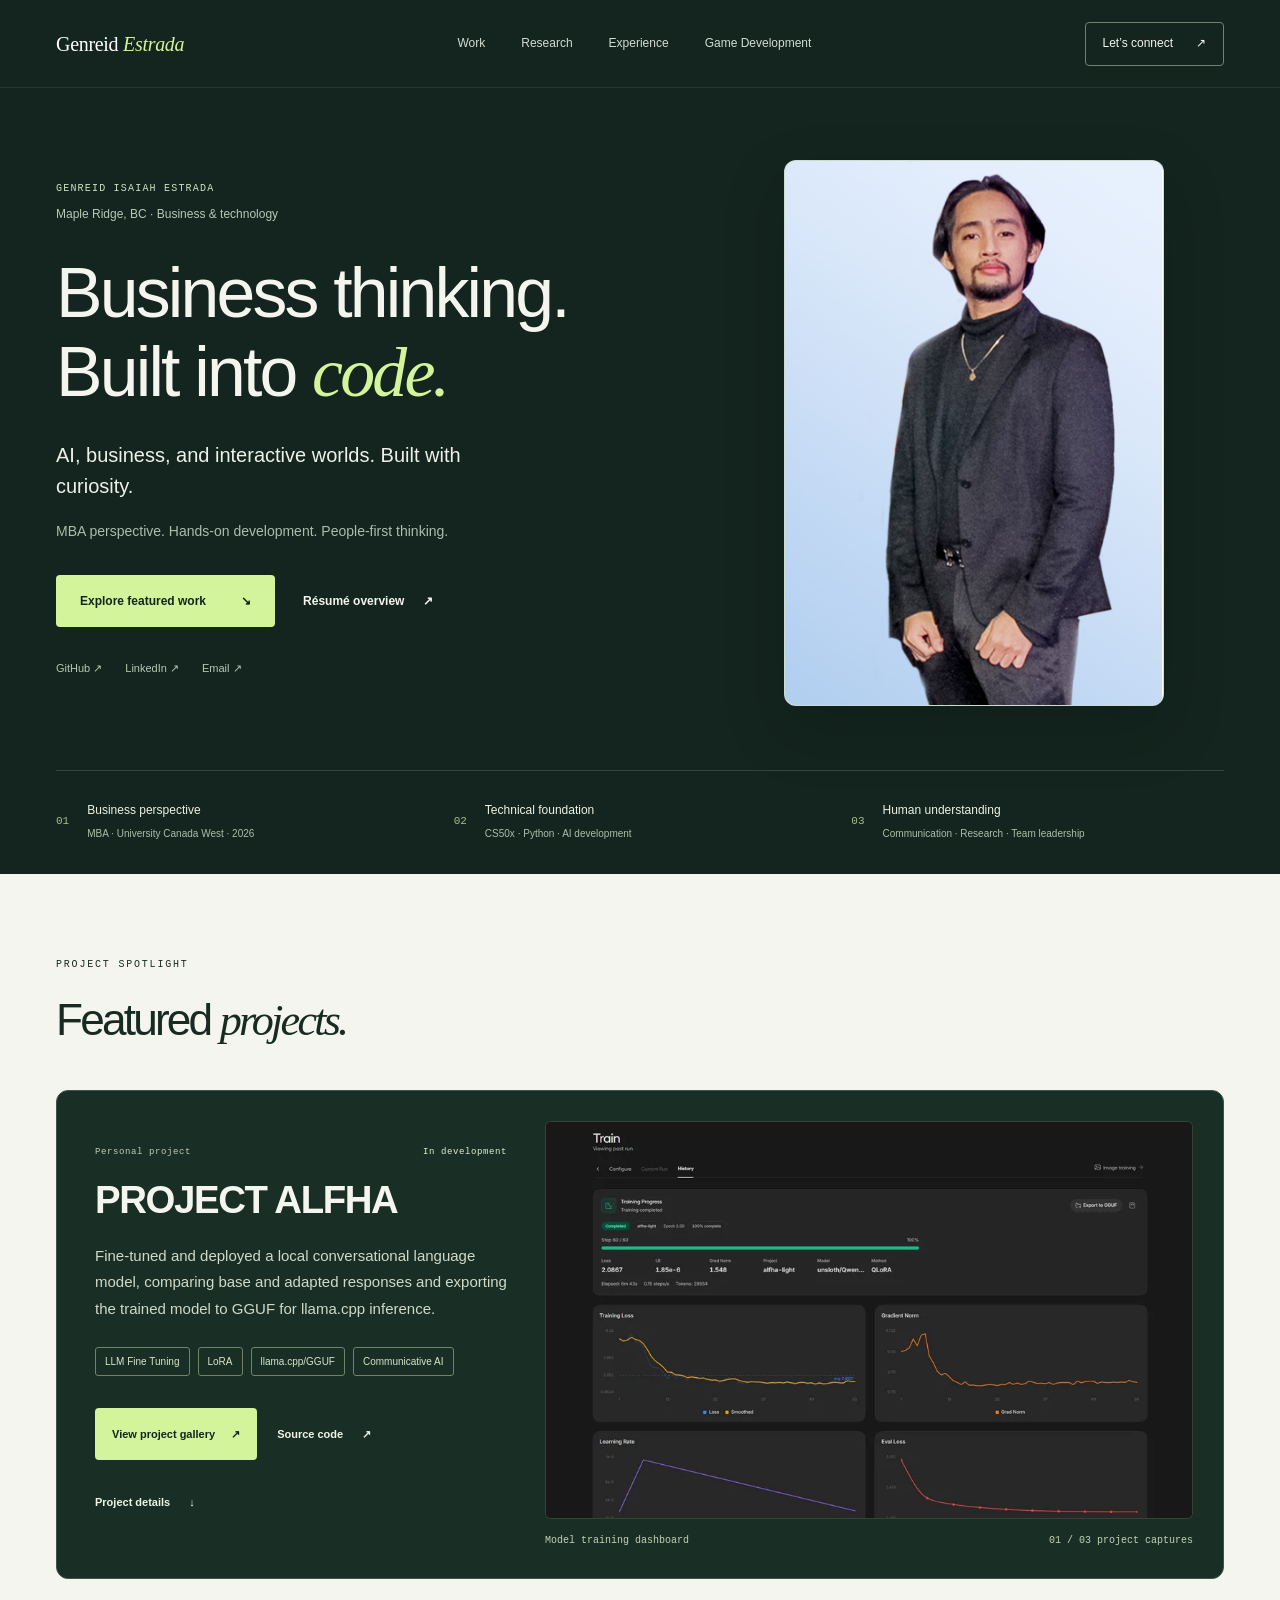
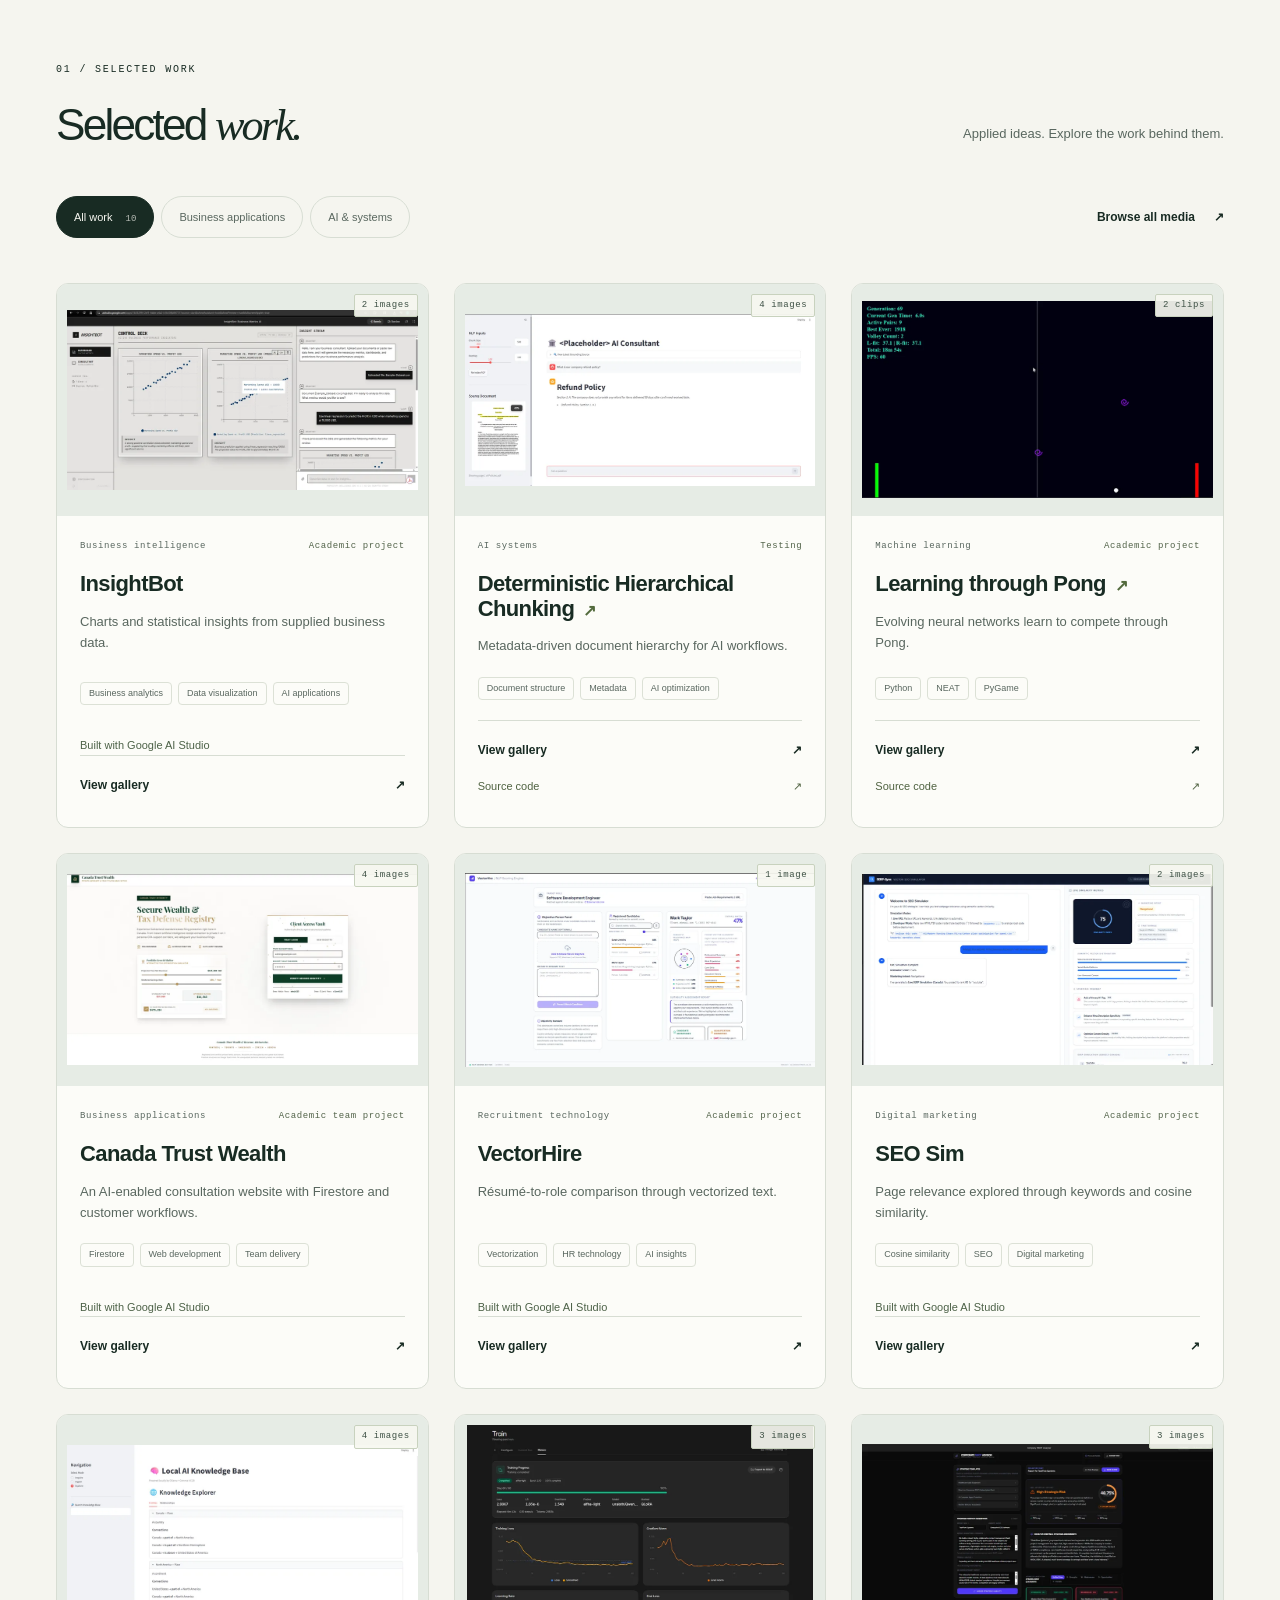
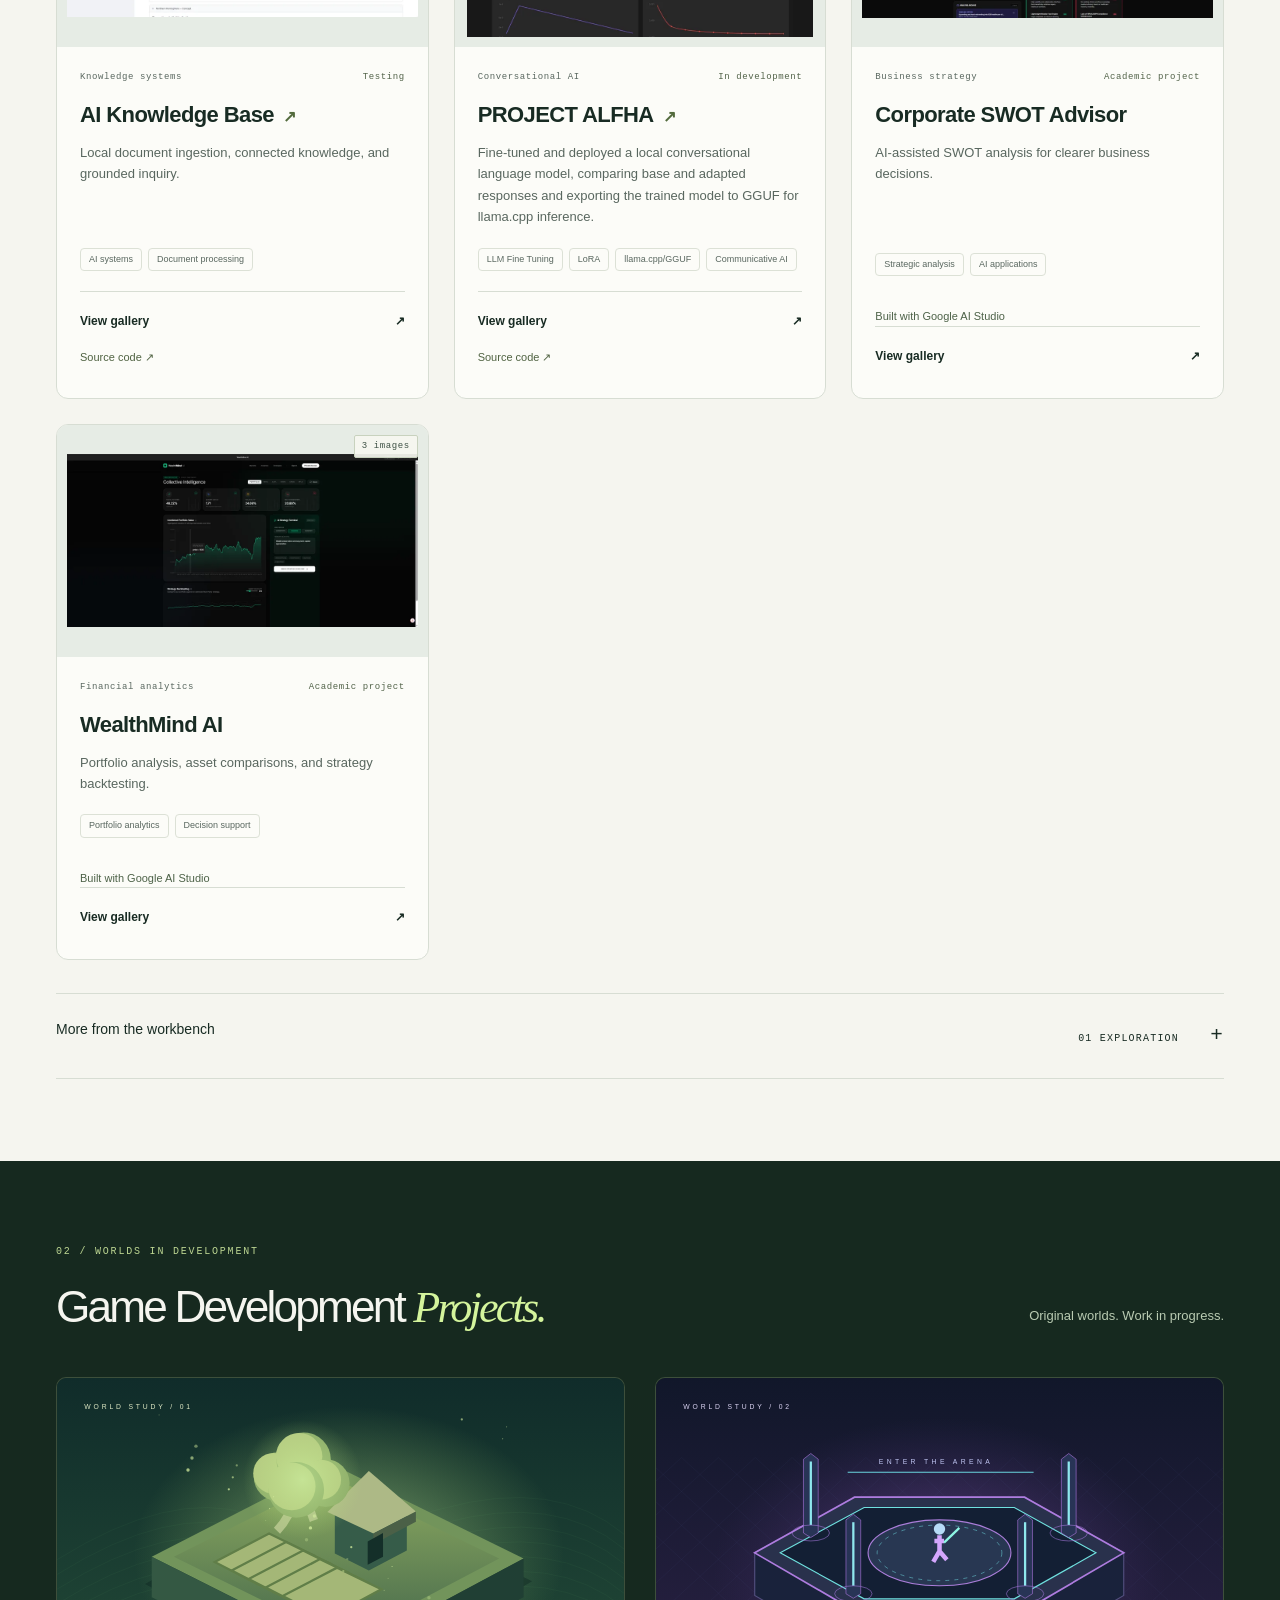
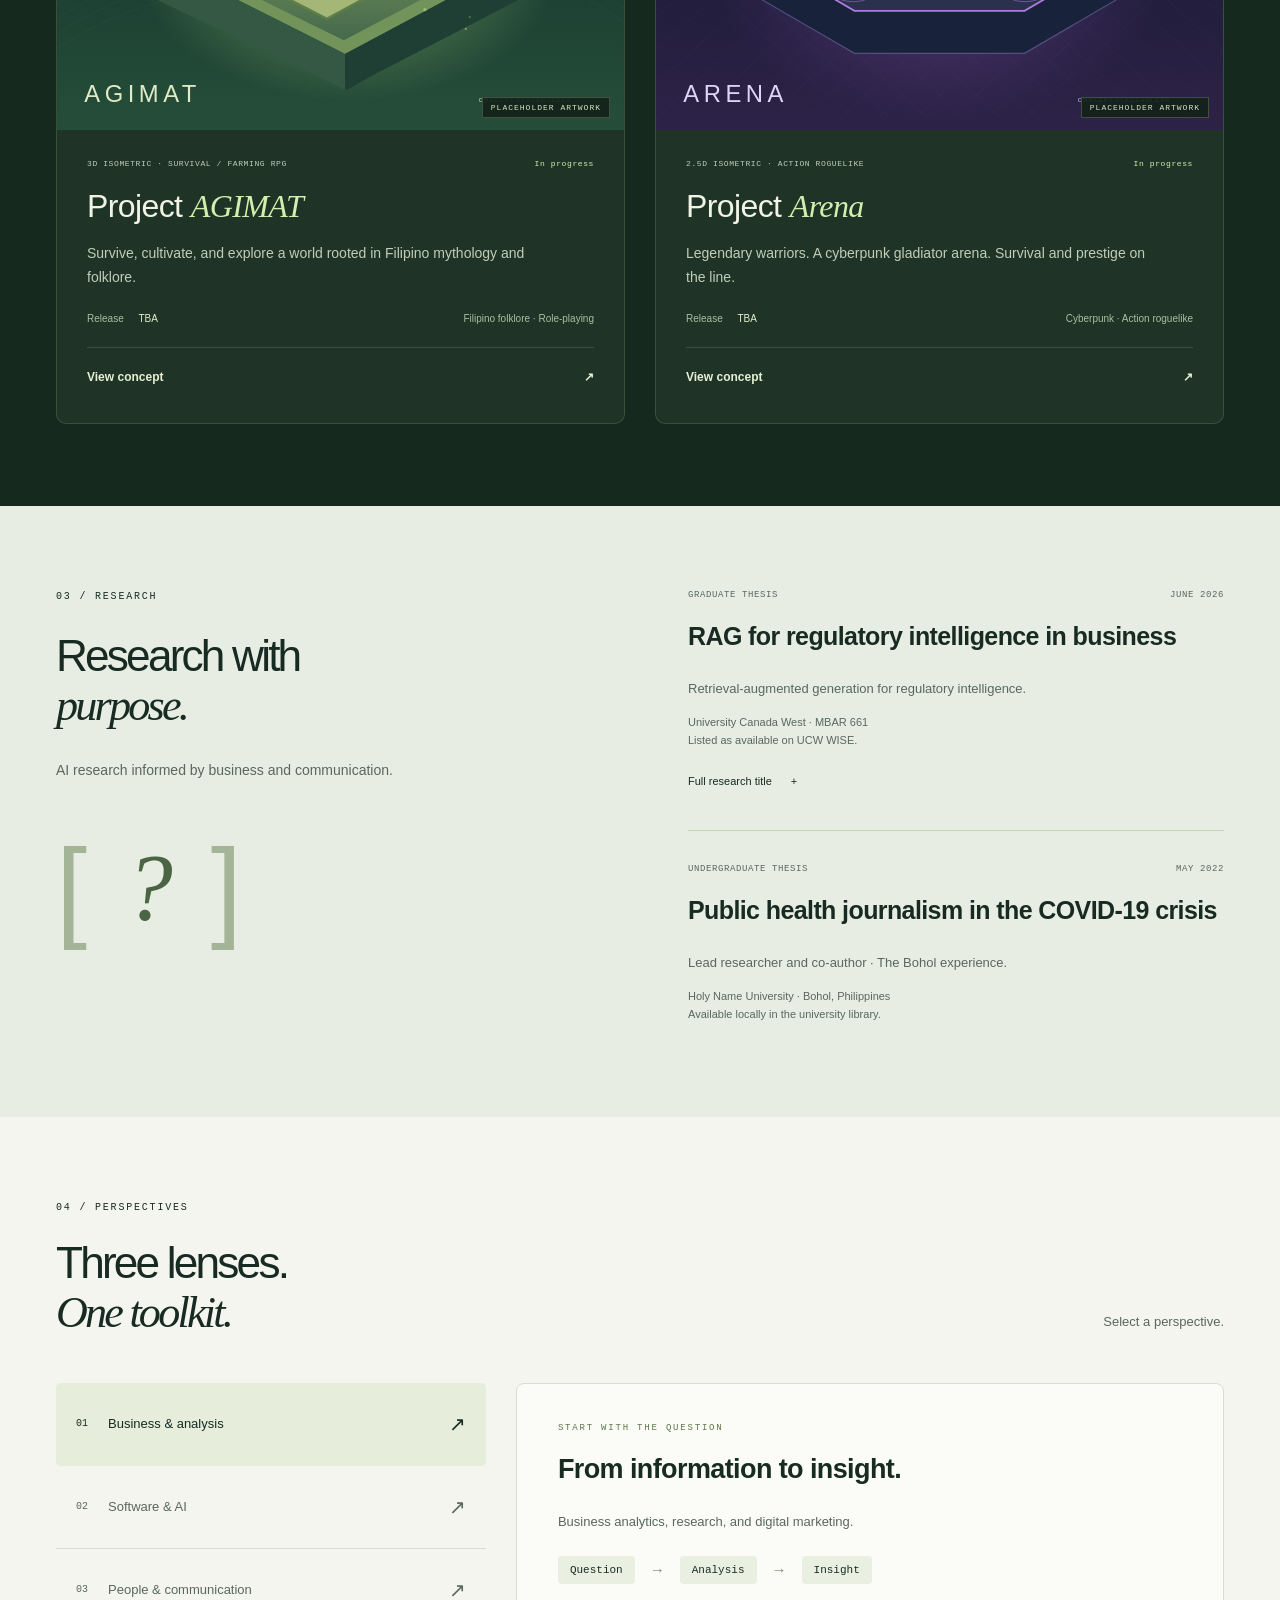
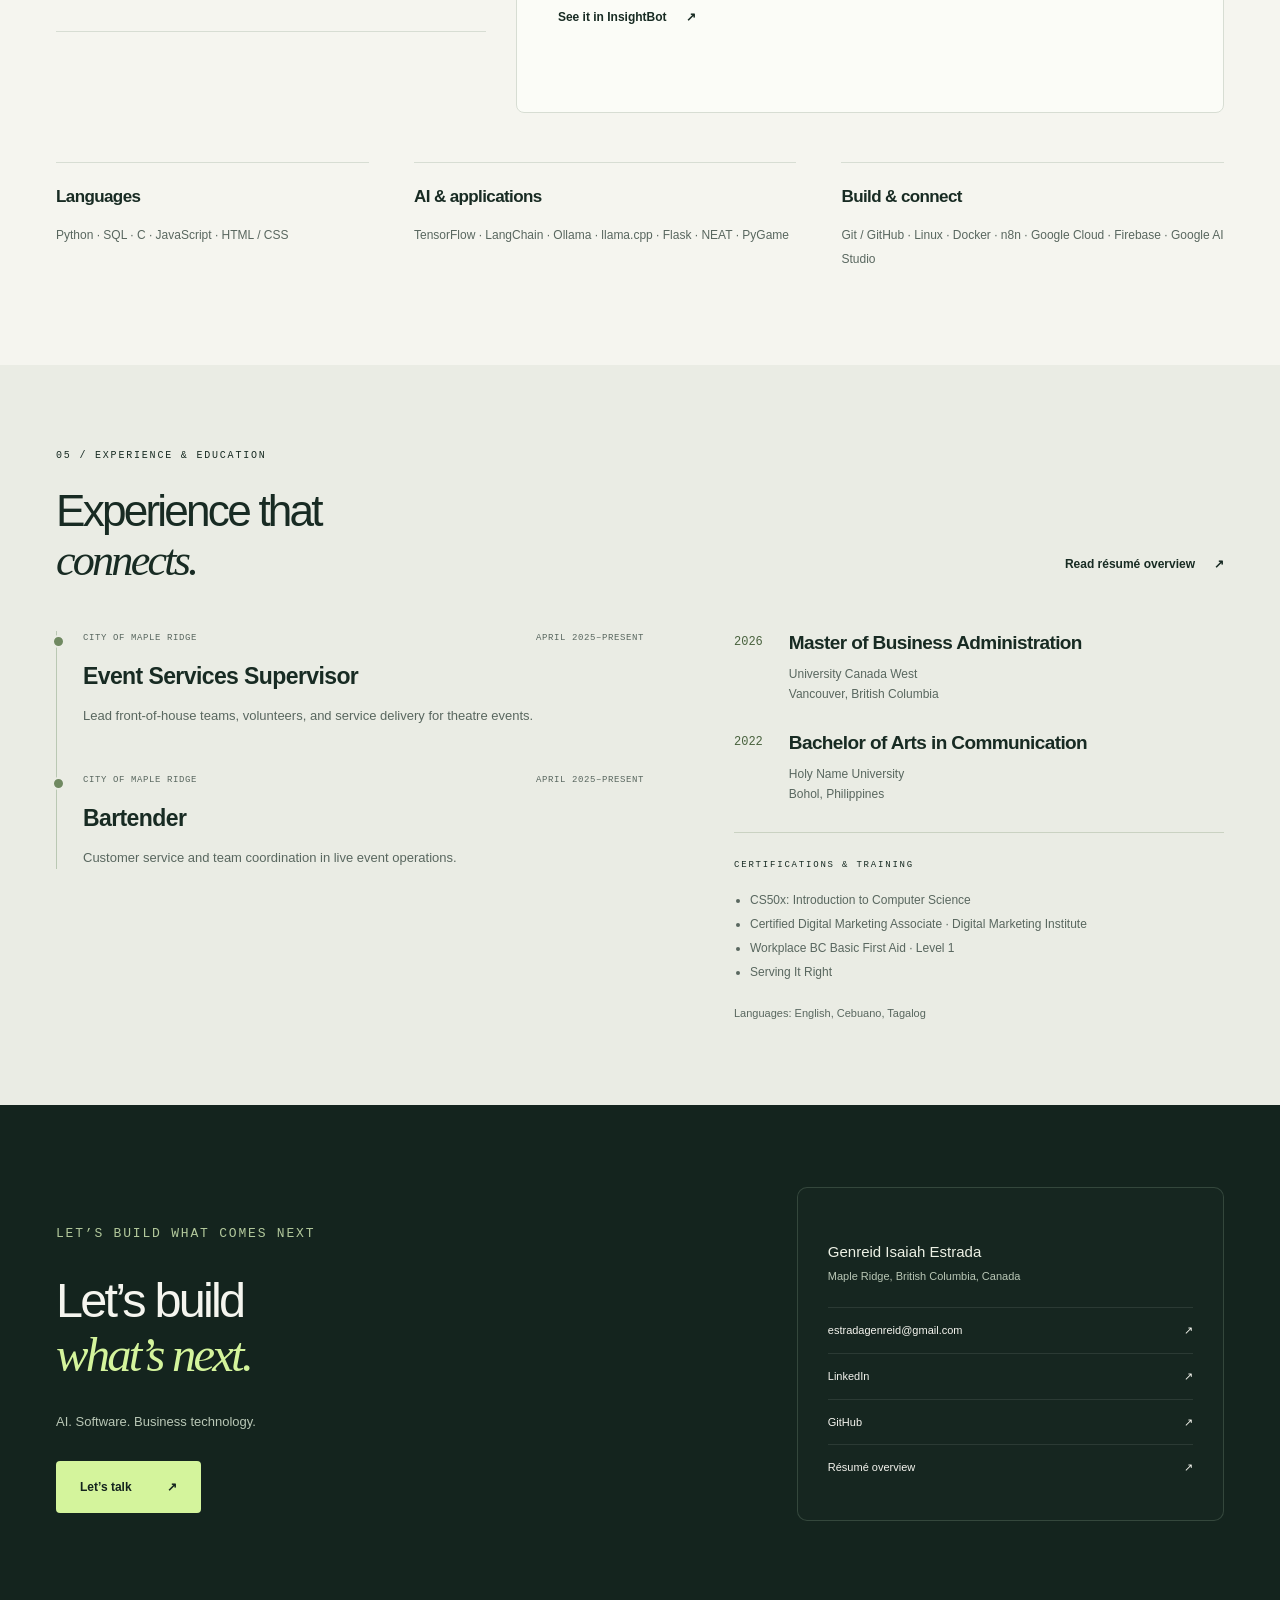
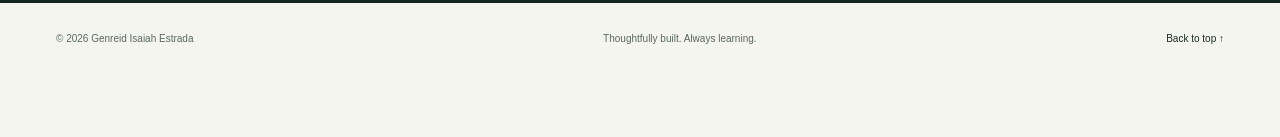
<file: index.html>
<!DOCTYPE html>
<html lang="en">
  <head>
    <meta charset="UTF-8" />
    <meta name="viewport" content="width=device-width, initial-scale=1" />
    <meta
      name="description"
      content="Genreid Isaiah Estrada combines applied AI development, business analytics, research, and people leadership. Explore projects, research, and experience."
    />
    <meta name="theme-color" content="#14241e" />
    <meta
      property="og:title"
      content="Genreid Isaiah Estrada | Business thinking. Built into code."
    />
    <meta
      property="og:description"
      content="Applied AI, business applications, research, and people leadership. Explore the work behind the résumé."
    />
    <meta property="og:type" content="website" />
    <title>Genreid Isaiah Estrada | AI, Business &amp; Technology</title>
    <link rel="icon" href="assets/site-icon.svg" type="image/svg+xml" />
    <link rel="stylesheet" href="style.css?v=featured-20260926" />
    <script src="script.js?v=featured-20260926" defer=""></script>
    <script src="shader.js?v=featured-20260926" defer=""></script>
  </head>
  <body>
    <a class="skip-link" href="#main">Skip to content</a>
    <header class="site-header">
      <a class="brand" href="index.html" aria-label="Genreid Estrada, home">
        <span class="brand-first">Genreid</span>
      	<span class="brand-last"><em>Estrada</em></span>
      </a>
      <nav aria-label="Main navigation">
        <a href="#work">Work</a><a href="#research">Research</a
        ><a href="#experience">Experience</a> <a href="#games">Game Development</a>
      </nav>
      <a class="header-contact" href="#contact">Let’s connect <span aria-hidden="true">↗</span></a>
    </header>
    <main id="main">
      <section class="hero" aria-labelledby="hero-title">
        <div class="hero-grid container">
          <div class="hero-copy">
            <div class="hero-identity">
              <p class="eyebrow">
                GENREID ISAIAH ESTRADA<span>Maple Ridge, BC · Business &amp; technology</span>
              </p>
            </div>
            <h1 id="hero-title">Business thinking.<br />Built into <em>code.</em></h1>
            <p class="hero-lede">AI, business, and interactive worlds. Built with curiosity.</p>
            <p class="hero-description">
              MBA perspective. Hands-on development. People-first thinking.
            </p>
            <div class="hero-actions">
              <a class="button lime" href="#featured"
                >Explore featured work <span aria-hidden="true">↘</span></a
              ><a class="text-link" href="resume.html"
                >Résumé overview <span aria-hidden="true">↗</span></a
              >
            </div>
            <div class="hero-links">
              <a href="https://github.com/estradagenreid-ph">GitHub ↗</a
              ><a href="https://www.linkedin.com/in/genreid-isaiah-estrada/">LinkedIn ↗</a
              ><a href="mailto:estradagenreid@gmail.com">Email ↗</a>
            </div>
          </div>
          <figure class="hero-portrait-panel">
            <img
              class="hero-portrait"
              src="images/Portrait.png"
              alt="Genreid Isaiah Estrada"
              width="416"
              height="599"
              fetchpriority="high"
            />
          </figure>
        </div>
        <div class="hero-proof container">
          <div>
            <span class="proof-number">01</span>
            <p>
              <strong>Business perspective</strong><span>MBA · University Canada West · 2026</span>
            </p>
          </div>
          <div>
            <span class="proof-number">02</span>
            <p><strong>Technical foundation</strong><span>CS50x · Python · AI development</span></p>
          </div>
          <div>
            <span class="proof-number">03</span>
            <p>
              <strong>Human understanding</strong
              ><span>Communication · Research · Team leadership</span>
            </p>
          </div>
        </div>
      </section>
      <section id="featured" class="featured section container" aria-labelledby="featured-title">
        <div class="section-heading">
          <div>
            <p class="eyebrow">PROJECT SPOTLIGHT</p>
            <h2 id="featured-title">Featured <em>projects.</em></h2>
          </div>
        </div>
        <article class="featured-project" aria-labelledby="featured-alfha-title">
          <div class="featured-copy">
            <p class="card-overline">Personal project <span class="stage">In development</span></p>
            <h3 id="featured-alfha-title">PROJECT ALFHA</h3>
            <p class="featured-description">
              Fine-tuned and deployed a local conversational language model, comparing base and adapted responses and exporting the trained model to GGUF for llama.cpp inference.
            </p>
            <ul class="featured-focus" aria-label="Project focus">
              <li>LLM Fine Tuning</li>
                <li>LoRA</li>
                <li>llama.cpp/GGUF</li>
                <li>Communicative AI</li>
            </ul>
            <div class="featured-actions">
              <button class="button lime" type="button" data-open-gallery="alfha" hidden="">
                View project gallery <span aria-hidden="true">↗</span></button
              ><a class="text-link" href="https://github.com/estradagenreid-ph/project_alfha"
                >Source code <span aria-hidden="true">↗</span></a
              >
            </div>
            <a class="featured-details text-link" href="#project-alfha"
              >Project details <span aria-hidden="true">↓</span></a
            >
          </div>
          <figure class="featured-preview">
            <a
              href="images/Project%20ALFHA/Screenshot%202026-09-26%20094248.png"
              aria-label="View PROJECT ALFHA training dashboard at full size"
              ><img
                src="assets/gallery/alfha-1.webp"
                width="1595"
                height="977"
                alt="PROJECT ALFHA model training dashboard"
                loading="lazy"
            /></a>
            <figcaption>Model training dashboard <span>01 / 03 project captures</span></figcaption>
          </figure>
        </article>
      </section>
      <section class="section container work" id="work" aria-labelledby="work-title">
        <div class="section-heading">
          <div>
            <p class="eyebrow">01 / SELECTED WORK</p>
            <h2 id="work-title">Selected <em>work.</em></h2>
          </div>
          <p>Applied ideas. Explore the work behind them.</p>
        </div>
        <div class="work-toolbar">
          <div class="filters" role="group" aria-label="Filter projects" hidden="">
            <button type="button" data-filter="all" aria-pressed="true">
              All work <span>10</span></button
            ><button type="button" data-filter="business" aria-pressed="false">
              Business applications</button
            ><button type="button" data-filter="ai" aria-pressed="false">AI &amp; systems</button>
          </div>
          <p class="media-note">
            <button
              type="button"
              class="browse-gallery text-link"
              data-open-gallery="all"
              hidden=""
            >
              Browse all media <span aria-hidden="true">↗</span>
            </button>
          </p>
        </div>
        <p id="filter-status" class="sr-only" role="status"></p>
        <div class="project-grid">
          <article
            class="project-card"
            data-category="business"
            id="project-insight"
            data-gallery-id="insight"
          >
            <div class="project-visual">
              <img
                src="assets/gallery/insight-1.webp"
                width="1919"
                height="983"
                alt="InsightBot — Analytics control deck"
                loading="lazy"
              /><span class="preview-label">2 images</span>
              <button
                type="button"
                class="open-gallery-cover"
                data-open-gallery="insight"
                aria-label="Open InsightBot gallery"
                hidden=""
              >
                <span>Explore gallery ↗</span>
              </button>
            </div>
            <div class="project-body">
              <p class="card-overline">
                Business intelligence <span class="stage">Academic project</span>
              </p>
              <h3>InsightBot</h3>

              <p class="project-description">
                Charts and statistical insights from supplied business data.
              </p>
              <ul class="tags">
                <li>Business analytics</li>
                <li>Data visualization</li>
                <li>AI applications</li>
              </ul>
              <p class="build-credit">Built with Google AI Studio</p>
              <details class="project-details">
                <summary>View gallery <span aria-hidden="true">↗</span></summary>
                <div class="case-content">
                  <p class="project-note">
                    Academic business-analytics application · UCW, Spring 2026. Built with Google AI
                    Studio.
                  </p>
                  <div class="gallery-items">
                    <a
                      href="images/InsightBot/Screenshot%202026-04-30%20193641.png"
                      data-caption="Analytics control deck"
                      data-kind="Project screenshot"
                      data-poster="assets/gallery/insight-1.webp"
                      ><img
                        src="assets/gallery/insight-1.webp"
                        alt="InsightBot — Analytics control deck"
                        loading="lazy"
                        width="1919"
                        height="983" /></a
                    ><a
                      href="images/InsightBot/Screenshot%202026-04-30%20193701.png"
                      data-caption="Business charts and insight stream"
                      data-kind="Project screenshot"
                      data-poster="assets/gallery/insight-2.webp"
                      ><img
                        src="assets/gallery/insight-2.webp"
                        alt="InsightBot — Business charts and insight stream"
                        loading="lazy"
                        width="1919"
                        height="980"
                    /></a>
                  </div>
                </div>
              </details>
            </div>
          </article>
          <article
            class="project-card"
            data-category="ai"
            id="project-chunking"
            data-gallery-id="chunking"
          >
            <div class="project-visual">
              <img
                src="assets/gallery/chunking-1.webp"
                width="1917"
                height="944"
                alt="Deterministic Hierarchical Chunking — Refund-policy query"
                loading="lazy"
              /><span class="preview-label">4 images</span>
              <button
                type="button"
                class="open-gallery-cover"
                data-open-gallery="chunking"
                aria-label="Open Deterministic Hierarchical Chunking gallery"
                hidden=""
              >
                <span>Explore gallery ↗</span>
              </button>
            </div>
            <div class="project-body">
              <p class="card-overline">AI systems <span class="stage">Testing</span></p>
              <h3>
                <a href="https://github.com/estradagenreid-ph/hierarchical_deterministic_search"
                  >Deterministic Hierarchical Chunking<span class="source-arrow" aria-hidden="true"
                    >↗</span
                  ></a
                >
              </h3>

              <p class="project-description">
                Metadata-driven document hierarchy for AI workflows.
              </p>
              <ul class="tags">
                <li>Document structure</li>
                <li>Metadata</li>
                <li>AI optimization</li>
              </ul>
              <details class="project-details">
                <summary>View gallery <span aria-hidden="true">↗</span></summary>
                <div class="case-content">
                  <p class="project-note">
                    Personal AI optimization project · Testing since March 2026.
                  </p>
                  <div class="gallery-items">
                    <a
                      href="images/Deterministic%20Hierarchical%20Chunking/Screenshot%202026-09-26%20103643.png"
                      data-caption="Refund-policy query"
                      data-kind="Project screenshot"
                      data-poster="assets/gallery/chunking-1.webp"
                      ><img
                        src="assets/gallery/chunking-1.webp"
                        alt="Deterministic Hierarchical Chunking — Refund-policy query"
                        loading="lazy"
                        width="1917"
                        height="944" /></a
                    ><a
                      href="images/Deterministic%20Hierarchical%20Chunking/Screenshot%202026-09-26%20103710.png"
                      data-caption="Source document · refund section"
                      data-kind="Project screenshot"
                      data-poster="assets/gallery/chunking-2.webp"
                      ><img
                        src="assets/gallery/chunking-2.webp"
                        alt="Deterministic Hierarchical Chunking — Source document · refund section"
                        loading="lazy"
                        width="1919"
                        height="944" /></a
                    ><a
                      href="images/Deterministic%20Hierarchical%20Chunking/Screenshot%202026-09-26%20103747.png"
                      data-caption="Return-policy query"
                      data-kind="Project screenshot"
                      data-poster="assets/gallery/chunking-3.webp"
                      ><img
                        src="assets/gallery/chunking-3.webp"
                        alt="Deterministic Hierarchical Chunking — Return-policy query"
                        loading="lazy"
                        width="1919"
                        height="945" /></a
                    ><a
                      href="images/Deterministic%20Hierarchical%20Chunking/Screenshot%202026-09-26%20103758.png"
                      data-caption="Source document · return section"
                      data-kind="Project screenshot"
                      data-poster="assets/gallery/chunking-4.webp"
                      ><img
                        src="assets/gallery/chunking-4.webp"
                        alt="Deterministic Hierarchical Chunking — Source document · return section"
                        loading="lazy"
                        width="1919"
                        height="943"
                    /></a>
                  </div>
                </div>
              </details>
              <a
                class="repo-link"
                href="https://github.com/estradagenreid-ph/hierarchical_deterministic_search"
                >Source code <span aria-hidden="true">↗</span></a
              >
            </div>
          </article>
          <article class="project-card" data-category="ai" id="project-pong" data-gallery-id="pong">
            <div class="project-visual">
              <img
                src="assets/gallery/pong-2.webp"
                width="1278"
                height="718"
                alt="Learning through Pong — Generation 60 onward · training clip"
                loading="lazy"
              /><span class="preview-label">2 clips</span>
              <button
                type="button"
                class="open-gallery-cover"
                data-open-gallery="pong"
                aria-label="Open Learning through Pong gallery"
                hidden=""
              >
                <span>Explore gallery ↗</span>
              </button>
            </div>
            <div class="project-body">
              <p class="card-overline">
                Machine learning <span class="stage">Academic project</span>
              </p>
              <h3>
                <a href="https://github.com/estradagenreid-ph/neat_pong_power_up"
                  >Learning through Pong<span class="source-arrow" aria-hidden="true">↗</span></a
                >
              </h3>

              <p class="project-description">
                Evolving neural networks learn to compete through Pong.
              </p>
              <ul class="tags">
                <li>Python</li>
                <li>NEAT</li>
                <li>PyGame</li>
              </ul>
              <details class="project-details">
                <summary>View gallery <span aria-hidden="true">↗</span></summary>
                <div class="case-content">
                  <p class="project-note">
                    Academic machine-learning project · UCW, Winter 2026. Repository includes
                    training and agent duels, with credited educational and AI-assisted code.
                  </p>
                  <div class="gallery-items">
                    <a
                      href="images/Pong/GEN%200%20TO%2010.gif"
                      data-caption="Generations 0–10 · training clip"
                      data-kind="Training animation"
                      data-animation="true"
                      data-poster="assets/gallery/pong-1.webp"
                      ><img
                        src="assets/gallery/pong-1.webp"
                        alt="Learning through Pong — Generations 0–10 · training clip"
                        loading="lazy"
                        width="1276"
                        height="720" /></a
                    ><a
                      href="images/Pong/GEN%2060%20to%20END.gif"
                      data-caption="Generation 60 onward · training clip"
                      data-kind="Training animation"
                      data-animation="true"
                      data-poster="assets/gallery/pong-2.webp"
                      ><img
                        src="assets/gallery/pong-2.webp"
                        alt="Learning through Pong — Generation 60 onward · training clip"
                        loading="lazy"
                        width="1278"
                        height="718"
                    /></a>
                  </div>
                </div>
              </details>
              <a class="repo-link" href="https://github.com/estradagenreid-ph/neat_pong_power_up"
                >Source code <span aria-hidden="true">↗</span></a
              >
            </div>
          </article>
          <article
            class="project-card"
            data-category="business"
            id="project-canada"
            data-gallery-id="canada"
          >
            <div class="project-visual">
              <img
                src="assets/gallery/canada-2.webp"
                width="1514"
                height="824"
                alt="Canada Trust Wealth — Landing page and client portal"
                loading="lazy"
              /><span class="preview-label">4 images</span>
              <button
                type="button"
                class="open-gallery-cover"
                data-open-gallery="canada"
                aria-label="Open Canada Trust Wealth gallery"
                hidden=""
              >
                <span>Explore gallery ↗</span>
              </button>
            </div>
            <div class="project-body">
              <p class="card-overline">
                Business applications <span class="stage">Academic team project</span>
              </p>
              <h3>Canada Trust Wealth</h3>

              <p class="project-description">
                An AI-enabled consultation website with Firestore and customer workflows.
              </p>
              <ul class="tags">
                <li>Firestore</li>
                <li>Web development</li>
                <li>Team delivery</li>
              </ul>
              <p class="build-credit">Built with Google AI Studio</p>
              <details class="project-details">
                <summary>View gallery <span aria-hidden="true">↗</span></summary>
                <div class="case-content">
                  <p class="project-note">
                    Software developer on a four-person academic team · UCW, Spring 2026. Built with
                    Google AI Studio.
                  </p>
                  <div class="gallery-items">
                    <a
                      href="images/Trustwealth/Screenshot%202026-06-23%20153537.png"
                      data-caption="Consultation assistant"
                      data-kind="Project screenshot"
                      data-poster="assets/gallery/canada-1.webp"
                      ><img
                        src="assets/gallery/canada-1.webp"
                        alt="Canada Trust Wealth — Consultation assistant"
                        loading="lazy"
                        width="863"
                        height="783" /></a
                    ><a
                      href="images/Trustwealth/Screenshot%202026-06-23%20171106.png"
                      data-caption="Landing page and client portal"
                      data-kind="Project screenshot"
                      data-poster="assets/gallery/canada-2.webp"
                      ><img
                        src="assets/gallery/canada-2.webp"
                        alt="Canada Trust Wealth — Landing page and client portal"
                        loading="lazy"
                        width="1514"
                        height="824" /></a
                    ><a
                      href="images/Trustwealth/Screenshot%202026-06-23%20171248.png"
                      data-caption="Client portfolio review form"
                      data-kind="Project screenshot"
                      data-poster="assets/gallery/canada-3.webp"
                      ><img
                        src="assets/gallery/canada-3.webp"
                        alt="Canada Trust Wealth — Client portfolio review form"
                        loading="lazy"
                        width="1514"
                        height="826" /></a
                    ><a
                      href="images/Trustwealth/Screenshot%202026-06-23%20171306.png"
                      data-caption="Client dashboard"
                      data-kind="Project screenshot"
                      data-poster="assets/gallery/canada-4.webp"
                      ><img
                        src="assets/gallery/canada-4.webp"
                        alt="Canada Trust Wealth — Client dashboard"
                        loading="lazy"
                        width="1515"
                        height="823"
                    /></a>
                  </div>
                </div>
              </details>
            </div>
          </article>
          <article
            class="project-card"
            data-category="business"
            id="project-vector"
            data-gallery-id="vector"
          >
            <div class="project-visual">
              <img
                src="assets/gallery/vector-1.webp"
                width="1515"
                height="836"
                alt="VectorHire — Résumé and role comparison"
                loading="lazy"
              /><span class="preview-label">1 image</span>
              <button
                type="button"
                class="open-gallery-cover"
                data-open-gallery="vector"
                aria-label="Open VectorHire gallery"
                hidden=""
              >
                <span>Explore gallery ↗</span>
              </button>
            </div>
            <div class="project-body">
              <p class="card-overline">
                Recruitment technology <span class="stage">Academic project</span>
              </p>
              <h3>VectorHire</h3>

              <p class="project-description">Résumé-to-role comparison through vectorized text.</p>
              <ul class="tags">
                <li>Vectorization</li>
                <li>HR technology</li>
                <li>AI insights</li>
              </ul>
              <p class="build-credit">Built with Google AI Studio</p>
              <details class="project-details">
                <summary>View gallery <span aria-hidden="true">↗</span></summary>
                <div class="case-content">
                  <p class="project-note">
                    Academic recruitment-technology application · UCW, Spring 2026. Built with
                    Google AI Studio.
                  </p>
                  <div class="gallery-items">
                    <a
                      href="images/VectorHire/Screenshot%202026-09-26%20092101.png"
                      data-caption="Résumé and role comparison"
                      data-kind="Project screenshot"
                      data-poster="assets/gallery/vector-1.webp"
                      ><img
                        src="assets/gallery/vector-1.webp"
                        alt="VectorHire — Résumé and role comparison"
                        loading="lazy"
                        width="1515"
                        height="836"
                    /></a>
                  </div>
                </div>
              </details>
            </div>
          </article>
          <article
            class="project-card"
            data-category="business"
            id="project-seo"
            data-gallery-id="seo"
          >
            <div class="project-visual">
              <img
                src="assets/gallery/seo-2.webp"
                width="1517"
                height="828"
                alt="SEO Sim — Page relevance and optimization results"
                loading="lazy"
              /><span class="preview-label">2 images</span>
              <button
                type="button"
                class="open-gallery-cover"
                data-open-gallery="seo"
                aria-label="Open SEO Sim gallery"
                hidden=""
              >
                <span>Explore gallery ↗</span>
              </button>
            </div>
            <div class="project-body">
              <p class="card-overline">
                Digital marketing <span class="stage">Academic project</span>
              </p>
              <h3>SEO Sim</h3>

              <p class="project-description">
                Page relevance explored through keywords and cosine similarity.
              </p>
              <ul class="tags">
                <li>Cosine similarity</li>
                <li>SEO</li>
                <li>Digital marketing</li>
              </ul>
              <p class="build-credit">Built with Google AI Studio</p>
              <details class="project-details">
                <summary>View gallery <span aria-hidden="true">↗</span></summary>
                <div class="case-content">
                  <p class="project-note">
                    Academic digital-marketing application · UCW, Spring 2026. Built with Google AI
                    Studio.
                  </p>
                  <div class="gallery-items">
                    <a
                      href="images/SEO/Screenshot%202026-05-10%20224709.png"
                      data-caption="SEO analysis dashboard"
                      data-kind="Project screenshot"
                      data-poster="assets/gallery/seo-1.webp"
                      ><img
                        src="assets/gallery/seo-1.webp"
                        alt="SEO Sim — SEO analysis dashboard"
                        loading="lazy"
                        width="1919"
                        height="888" /></a
                    ><a
                      href="images/SEO/Screenshot%202026-06-14%20214107.png"
                      data-caption="Page relevance and optimization results"
                      data-kind="Project screenshot"
                      data-poster="assets/gallery/seo-2.webp"
                      ><img
                        src="assets/gallery/seo-2.webp"
                        alt="SEO Sim — Page relevance and optimization results"
                        loading="lazy"
                        width="1517"
                        height="828"
                    /></a>
                  </div>
                </div>
              </details>
            </div>
          </article>
          <article
            class="project-card"
            id="project-knowledge"
            data-category="ai"
            data-gallery-id="knowledge"
          >
            <div class="project-visual">
              <img
                alt="AI Knowledge Base — Knowledge explorer"
                loading="lazy"
                width="1913"
                height="940"
                src="assets/gallery/knowledge-2.webp"
              /><span class="preview-label">4 images</span
              ><button
                type="button"
                class="open-gallery-cover"
                data-open-gallery="knowledge"
                aria-label="Open AI Knowledge Base gallery"
                hidden=""
              >
                <span>Explore gallery ↗</span>
              </button>
            </div>
            <div class="project-body">
              <p class="card-overline">Knowledge systems<span class="stage">Testing</span></p>
              <h3>
                <a href="https://github.com/estradagenreid-ph/knowledge_base"
                  >AI Knowledge Base<span class="source-arrow" aria-hidden="true">↗</span></a
                >
              </h3>
              <p class="project-description">
                Local document ingestion, connected knowledge, and grounded inquiry.
              </p>
              <ul class="tags">
                <li>AI systems</li>
                <li>Document processing</li>
              </ul>
              <details class="project-details">
                <summary>View gallery <span aria-hidden="true">↗</span></summary>
                <div class="case-content">
                  <p class="project-note">
                    Personal project · Testing. Explore ingestion, knowledge browsing, and inquiry
                    screens.
                  </p>
                  <div class="gallery-items">
                    <a
                      href="images/Knowledge_base/Screenshot%202026-09-26%20093303.png"
                      data-caption="Inquiry workspace"
                      data-kind="Project screenshot"
                      data-poster="assets/gallery/knowledge-1.webp"
                      ><img
                        src="assets/gallery/knowledge-1.webp"
                        alt="AI Knowledge Base — Inquiry workspace"
                        loading="lazy"
                        width="1919"
                        height="943" /></a
                    ><a
                      href="images/Knowledge_base/Screenshot%202026-09-26%20093407.png"
                      data-caption="Knowledge explorer"
                      data-kind="Project screenshot"
                      data-poster="assets/gallery/knowledge-2.webp"
                      ><img
                        src="assets/gallery/knowledge-2.webp"
                        alt="AI Knowledge Base — Knowledge explorer"
                        loading="lazy"
                        width="1913"
                        height="940" /></a
                    ><a
                      href="images/Knowledge_base/Screenshot%202026-09-26%20093433.png"
                      data-caption="Document ingestion"
                      data-kind="Project screenshot"
                      data-poster="assets/gallery/knowledge-3.webp"
                      ><img
                        src="assets/gallery/knowledge-3.webp"
                        alt="AI Knowledge Base — Document ingestion"
                        loading="lazy"
                        width="1919"
                        height="943" /></a
                    ><a
                      href="images/Knowledge_base/Screenshot%202026-09-26%20093647.png"
                      data-caption="Knowledge-based answer"
                      data-kind="Project screenshot"
                      data-poster="assets/gallery/knowledge-4.webp"
                      ><img
                        src="assets/gallery/knowledge-4.webp"
                        alt="AI Knowledge Base — Knowledge-based answer"
                        loading="lazy"
                        width="1919"
                        height="944"
                    /></a>
                  </div>
                </div>
              </details>
              <a class="repo-link" href="https://github.com/estradagenreid-ph/knowledge_base"
                >Source code ↗</a
              >
            </div>
          </article>
          <article
            class="project-card"
            id="project-alfha"
            data-category="ai"
            data-gallery-id="alfha"
          >
            <div class="project-visual">
              <img
                alt="PROJECT ALFHA — Model training dashboard"
                loading="lazy"
                width="1595"
                height="977"
                src="assets/gallery/alfha-1.webp"
              /><span class="preview-label">3 images</span
              ><button
                type="button"
                class="open-gallery-cover"
                data-open-gallery="alfha"
                aria-label="Open PROJECT ALFHA gallery"
                hidden=""
              >
                <span>Explore gallery ↗</span>
              </button>
            </div>
            <div class="project-body">
              <p class="card-overline">
                Conversational AI<span class="stage">In development</span>
              </p>
              <h3>
                <a href="https://github.com/estradagenreid-ph/project_alfha"
                  >PROJECT ALFHA<span class="source-arrow" aria-hidden="true">↗</span></a
                >
              </h3>
              <p class="project-description">
                Fine-tuned and deployed a local conversational language model, comparing base and adapted responses and exporting the trained model to GGUF for llama.cpp inference.
              </p>
              <ul class="tags">
                <li>LLM Fine Tuning</li>
                <li>LoRA</li>
                <li>llama.cpp/GGUF</li>
                <li>Communicative AI</li>
              </ul>
              <details class="project-details">
                <summary>View gallery <span aria-hidden="true">↗</span></summary>
                <div class="case-content">
                  <p class="project-note">
                    Personal project · In development. Training and response-comparison captures.
                  </p>
                  <div class="gallery-items">
                    <a
                      href="images/Project%20ALFHA/Screenshot%202026-09-26%20094248.png"
                      data-caption="Model training dashboard"
                      data-kind="Project screenshot"
                      data-poster="assets/gallery/alfha-1.webp"
                      ><img
                        src="assets/gallery/alfha-1.webp"
                        alt="PROJECT ALFHA — Model training dashboard"
                        loading="lazy"
                        width="1595"
                        height="977" /></a
                    ><a
                      href="images/Project%20ALFHA/Screenshot%202026-09-26%20095823.png"
                      data-caption="Response comparison · first experiment"
                      data-kind="Project screenshot"
                      data-poster="assets/gallery/alfha-2.webp"
                      ><img
                        src="assets/gallery/alfha-2.webp"
                        alt="PROJECT ALFHA — Response comparison · first experiment"
                        loading="lazy"
                        width="1620"
                        height="990" /></a
                    ><a
                      href="images/Project%20ALFHA/Screenshot%202026-09-26%20100249.png"
                      data-caption="Response comparison · second experiment"
                      data-kind="Project screenshot"
                      data-poster="assets/gallery/alfha-3.webp"
                      ><img
                        src="assets/gallery/alfha-3.webp"
                        alt="PROJECT ALFHA — Response comparison · second experiment"
                        loading="lazy"
                        width="1602"
                        height="986"
                    /></a>
                  </div>
                </div>
              </details>
              <a class="repo-link" href="https://github.com/estradagenreid-ph/project_alfha"
                >Source code ↗</a
              >
            </div>
          </article>
          <article
            class="project-card"
            id="project-swot"
            data-category="business"
            data-gallery-id="swot"
          >
            <div class="project-visual">
              <img
                alt="Corporate SWOT Advisor — Strategic analysis and results"
                loading="lazy"
                width="1902"
                height="945"
                src="assets/gallery/swot-2.webp"
              /><span class="preview-label">3 images</span
              ><button
                type="button"
                class="open-gallery-cover"
                data-open-gallery="swot"
                aria-label="Open Corporate SWOT Advisor gallery"
                hidden=""
              >
                <span>Explore gallery ↗</span>
              </button>
            </div>
            <div class="project-body">
              <p class="card-overline">
                Business strategy<span class="stage">Academic project</span>
              </p>
              <h3>Corporate SWOT Advisor</h3>
              <p class="project-description">
                AI-assisted SWOT analysis for clearer business decisions.
              </p>
              <ul class="tags">
                <li>Strategic analysis</li>
                <li>AI applications</li>
              </ul>
              <p class="build-credit">Built with Google AI Studio</p>
              <details class="project-details">
                <summary>View gallery <span aria-hidden="true">↗</span></summary>
                <div class="case-content">
                  <p class="project-note">
                    Academic business application · UCW, Spring 2026. Built with Google AI Studio.
                  </p>
                  <div class="gallery-items">
                    <a
                      href="images/SWOT%20Analyzer/Screenshot%202026-09-26%20092217.png"
                      data-caption="Company context and analysis setup"
                      data-kind="Project screenshot"
                      data-poster="assets/gallery/swot-1.webp"
                      ><img
                        src="assets/gallery/swot-1.webp"
                        alt="Corporate SWOT Advisor — Company context and analysis setup"
                        loading="lazy"
                        width="1507"
                        height="838" /></a
                    ><a
                      href="images/SWOT%20Analyzer/Screenshot%202026-09-26%20092430.png"
                      data-caption="Strategic analysis and results"
                      data-kind="Project screenshot"
                      data-poster="assets/gallery/swot-2.webp"
                      ><img
                        src="assets/gallery/swot-2.webp"
                        alt="Corporate SWOT Advisor — Strategic analysis and results"
                        loading="lazy"
                        width="1902"
                        height="945" /></a
                    ><a
                      href="images/SWOT%20Analyzer/Screenshot%202026-09-26%20092513.png"
                      data-caption="SWOT findings"
                      data-kind="Project screenshot"
                      data-poster="assets/gallery/swot-3.webp"
                      ><img
                        src="assets/gallery/swot-3.webp"
                        alt="Corporate SWOT Advisor — SWOT findings"
                        loading="lazy"
                        width="487"
                        height="768"
                    /></a>
                  </div>
                </div>
              </details>
            </div>
          </article>
          <article
            class="project-card"
            data-category="business"
            id="project-wealthmind"
            data-gallery-id="wealthmind"
          >
            <div class="project-visual">
              <img
                src="assets/gallery/wealthmind-1.webp"
                width="1919"
                height="983"
                alt="WealthMind AI — Portfolio dashboard and strategy backtesting"
                loading="lazy"
              /><span class="preview-label">3 images</span>
              <button
                type="button"
                class="open-gallery-cover"
                data-open-gallery="wealthmind"
                aria-label="Open WealthMind AI gallery"
                hidden=""
              >
                <span>Explore gallery ↗</span>
              </button>
            </div>
            <div class="project-body">
              <p class="card-overline">
                Financial analytics <span class="stage">Academic project</span>
              </p>
              <h3>WealthMind AI</h3>

              <p class="project-description">
                Portfolio analysis, asset comparisons, and strategy backtesting.
              </p>
              <ul class="tags">
                <li>Portfolio analytics</li>
                <li>Decision support</li>
              </ul>
              <p class="build-credit">Built with Google AI Studio</p>
              <details class="project-details">
                <summary>View gallery <span aria-hidden="true">↗</span></summary>
                <div class="case-content">
                  <p class="project-note">
                    Academic roboadvisor prototype · Spring 2026. Explores portfolio metrics and
                    AI-assisted analysis. Built with Google AI Studio.
                  </p>
                  <div class="gallery-items">
                    <a
                      href="images/Wealthmind/Screenshot%202026-05-07%20203421.png"
                      data-caption="Portfolio dashboard and strategy backtesting"
                      data-kind="Project screenshot"
                      data-poster="assets/gallery/wealthmind-1.webp"
                      ><img
                        src="assets/gallery/wealthmind-1.webp"
                        alt="WealthMind AI — Portfolio dashboard and strategy backtesting"
                        loading="lazy"
                        width="900"
                        height="470" /></a
                    ><a
                      href="images/Wealthmind/Screenshot%202026-05-07%20203525.png"
                      data-caption="Individual asset analysis · META"
                      data-kind="Project screenshot"
                      data-poster="assets/gallery/wealthmind-2.webp"
                      ><img
                        src="assets/gallery/wealthmind-2.webp"
                        alt="WealthMind AI — Individual asset analysis · META"
                        loading="lazy"
                        width="900"
                        height="470" /></a
                    ><a
                      href="images/Wealthmind/Screenshot%202026-09-26%20113402.png"
                      data-caption="Portfolio import and landing page"
                      data-kind="Project screenshot"
                      data-poster="assets/gallery/wealthmind-3.webp"
                      ><img
                        src="assets/gallery/wealthmind-3.webp"
                        alt="WealthMind AI — Portfolio import and landing page"
                        loading="lazy"
                        width="900"
                        height="470"
                    /></a>
                  </div>
                </div>
              </details>
            </div>
          </article>
        </div>
        <details class="more-work">
          <summary>
            <span>More from the workbench</span
            ><span class="mono">01 EXPLORATION <b aria-hidden="true">+</b></span>
          </summary>
          <div class="workbench">
            <article>
              <p class="card-overline">Personal · Planning</p>
              <h3>Sports Vision</h3>
              <p>
                A concept for extracting sports metrics from video footage and audio commentary.
              </p>
            </article>
          </div>
        </details>
      </section>
      <section class="games section" id="games" aria-labelledby="games-title">
        <div class="container">
          <div class="section-heading">
            <div>
              <p class="eyebrow">02 / WORLDS IN DEVELOPMENT</p>
              <h2 id="games-title">Game Development <em>Projects.</em></h2>
            </div>
            <p>Original worlds. Work in progress.</p>
          </div>
          <div class="game-grid">
            <article class="game-card" id="project-agimat" data-gallery-id="agimat">
              <div class="game-visual">
                <img
                  src="assets/agimat.svg"
                  width="1000"
                  height="620"
                  alt="Illustrative isometric island with terraces and a glowing spirit tree; placeholder artwork"
                  loading="lazy"
                /><span class="game-art-label">PLACEHOLDER ARTWORK</span
                ><button
                  type="button"
                  class="open-gallery-cover"
                  data-open-gallery="agimat"
                  aria-label="Open Project AGIMAT gallery"
                  hidden=""
                >
                  <span>Explore concept ↗</span>
                </button>
              </div>
              <div class="game-copy">
                <p class="card-overline">
                  <span>3D ISOMETRIC · SURVIVAL / FARMING RPG</span
                  ><span class="game-status">In progress</span>
                </p>
                <h3>Project <em>AGIMAT</em></h3>
                <p>
                  Survive, cultivate, and explore a world rooted in Filipino mythology and folklore.
                </p>
                <div class="game-meta">
                  <span>Release <strong>TBA</strong></span
                  ><span>Filipino folklore · Role-playing</span>
                </div>
                <details class="project-details">
                  <summary>View concept <span aria-hidden="true">↗</span></summary>
                  <div class="case-content">
                    <p class="project-note">
                      A 3D isometric survival farming role-playing game. In progress · Release TBA.
                      Artwork is a placeholder, not a gameplay capture.
                    </p>
                    <div class="gallery-items">
                      <a
                        href="assets/agimat.svg"
                        data-caption="Project AGIMAT — folklore-inspired island study"
                        data-kind="Placeholder artwork"
                        ><img
                          src="assets/agimat.svg"
                          alt="AGIMAT placeholder concept"
                          loading="lazy"
                          width="1000"
                          height="620"
                      /></a>
                    </div>
                  </div>
                </details>
              </div>
            </article>
            <article class="game-card" id="project-arena" data-gallery-id="arena">
              <div class="game-visual">
                <img
                  src="assets/arena.svg"
                  width="1000"
                  height="620"
                  alt="Illustrative neon isometric arena with holographic pylons; placeholder artwork"
                  loading="lazy"
                /><span class="game-art-label">PLACEHOLDER ARTWORK</span
                ><button
                  type="button"
                  class="open-gallery-cover"
                  data-open-gallery="arena"
                  aria-label="Open Project Arena gallery"
                  hidden=""
                >
                  <span>Explore concept ↗</span>
                </button>
              </div>
              <div class="game-copy">
                <p class="card-overline">
                  <span>2.5D ISOMETRIC · ACTION ROGUELIKE</span
                  ><span class="game-status">In progress</span>
                </p>
                <h3>Project <em>Arena</em></h3>
                <p>
                  Legendary warriors. A cyberpunk gladiator arena. Survival and prestige on the
                  line.
                </p>
                <div class="game-meta">
                  <span>Release <strong>TBA</strong></span
                  ><span>Cyberpunk · Action roguelike</span>
                </div>
                <details class="project-details">
                  <summary>View concept <span aria-hidden="true">↗</span></summary>
                  <div class="case-content">
                    <p class="project-note">
                      A 2.5D isometric action roguelike. In progress · Release TBA. Artwork is a
                      placeholder, not a gameplay capture.
                    </p>
                    <div class="gallery-items">
                      <a
                        href="assets/arena.svg"
                        data-caption="Project Arena — cyberpunk arena study"
                        data-kind="Placeholder artwork"
                        ><img
                          src="assets/arena.svg"
                          alt="Arena placeholder concept"
                          loading="lazy"
                          width="1000"
                          height="620"
                      /></a>
                    </div>
                  </div>
                </details>
              </div>
            </article>
          </div>
        </div>
      </section>
      <section class="research section" id="research" aria-labelledby="research-title">
        <div class="container research-grid">
          <div>
            <p class="eyebrow">03 / RESEARCH</p>
            <h2 id="research-title">Research with<br /><em>purpose.</em></h2>
            <p class="research-intro">AI research informed by business and communication.</p>
            <div class="research-marker" aria-hidden="true">
              <span>[</span><i>?</i><span>]</span>
            </div>
          </div>
          <div class="research-papers">
            <article>
              <p class="card-overline">GRADUATE THESIS <span>JUNE 2026</span></p>
              <h3>RAG for regulatory intelligence in business</h3>
              <p>Retrieval-augmented generation for regulatory intelligence.</p>
              <p class="paper-context">
                University Canada West · MBAR 661<br />Listed as available on UCW WISE.
              </p>
              <details>
                <summary>Full research title <span aria-hidden="true">+</span></summary>
                <p>
                  The Application of Retrieval-Augmented Generation (RAG) Artificial Intelligence
                  (AI) models for Regulatory Intelligence in Business Environments
                </p>
              </details>
            </article>
            <article>
              <p class="card-overline">UNDERGRADUATE THESIS <span>MAY 2022</span></p>
              <h3>Public health journalism in the COVID-19 crisis</h3>
              <p>Lead researcher and co-author · The Bohol experience.</p>
              <p class="paper-context">
                Holy Name University · Bohol, Philippines<br />Available locally in the university
                library.
              </p>
            </article>
          </div>
        </div>
      </section>
      <section class="section container approach" id="approach" aria-labelledby="approach-title">
        <div class="section-heading">
          <div>
            <p class="eyebrow">04 / PERSPECTIVES</p>
            <h2 id="approach-title">Three lenses.<br /><em>One toolkit.</em></h2>
          </div>
          <p>Select a perspective.</p>
        </div>
        <div class="perspective-layout">
          <div
            class="perspective-buttons"
            role="group"
            aria-label="Explore a professional perspective"
            hidden=""
          >
            <button type="button" data-perspective="business" aria-pressed="true">
              <span>01</span><strong>Business &amp; analysis</strong
              ><span aria-hidden="true">↗</span></button
            ><button type="button" data-perspective="technical" aria-pressed="false">
              <span>02</span><strong>Software &amp; AI</strong
              ><span aria-hidden="true">↗</span></button
            ><button type="button" data-perspective="people" aria-pressed="false">
              <span>03</span><strong>People &amp; communication</strong
              ><span aria-hidden="true">↗</span>
            </button>
          </div>
          <div class="perspective-panel" id="perspective-panel" aria-live="polite">
            <p class="eyebrow">START WITH THE QUESTION</p>
            <h3>From information to insight.</h3>
            <p>Business analytics, research, and digital marketing.</p>
            <div class="process-line">
              <span>Question</span><i aria-hidden="true">→</i><span>Analysis</span
              ><i aria-hidden="true">→</i><span>Insight</span>
            </div>
            <a class="text-link" href="#project-insight"
              >See it in InsightBot <span aria-hidden="true">↗</span></a
            >
          </div>
        </div>
        <div class="toolkit">
          <div>
            <h3>Languages</h3>
            <p>Python · SQL · C · JavaScript · HTML / CSS</p>
          </div>
          <div>
            <h3>AI &amp; applications</h3>
            <p>TensorFlow · LangChain · Ollama · llama.cpp · Flask · NEAT · PyGame</p>
          </div>
          <div>
            <h3>Build &amp; connect</h3>
            <p>Git / GitHub · Linux · Docker · n8n · Google Cloud · Firebase · Google AI Studio</p>
          </div>
        </div>
      </section>
      <section class="experience section" id="experience" aria-labelledby="experience-title">
        <div class="container">
          <div class="section-heading">
            <div>
              <p class="eyebrow">05 / EXPERIENCE &amp; EDUCATION</p>
              <h2 id="experience-title">Experience that<br /><em>connects.</em></h2>
            </div>
            <a class="text-link" href="resume.html"
              >Read résumé overview <span aria-hidden="true">↗</span></a
            >
          </div>
          <div class="experience-grid">
            <div class="timeline">
              <article>
                <p class="card-overline">CITY OF MAPLE RIDGE <span>APRIL 2025–PRESENT</span></p>
                <h3>Event Services Supervisor</h3>
                <p>
                  Lead front-of-house teams, volunteers, and service delivery for theatre events.
                </p>
              </article>
              <article>
                <p class="card-overline">CITY OF MAPLE RIDGE <span>APRIL 2025–PRESENT</span></p>
                <h3>Bartender</h3>
                <p>Customer service and team coordination in live event operations.</p>
              </article>
            </div>
            <div class="education">
              <article>
                <span class="education-year">2026</span>
                <div>
                  <h3>Master of Business Administration</h3>
                  <p>University Canada West<br />Vancouver, British Columbia</p>
                </div>
              </article>
              <article>
                <span class="education-year">2022</span>
                <div>
                  <h3>Bachelor of Arts in Communication</h3>
                  <p>Holy Name University<br />Bohol, Philippines</p>
                </div>
              </article>
              <div class="credentials">
                <p class="eyebrow">CERTIFICATIONS &amp; TRAINING</p>
                <ul>
                  <li>CS50x: Introduction to Computer Science</li>
                  <li>Certified Digital Marketing Associate · Digital Marketing Institute</li>
                  <li>Workplace BC Basic First Aid · Level 1</li>
                  <li>Serving It Right</li>
                </ul>
                <p class="languages">Languages: English, Cebuano, Tagalog</p>
              </div>
            </div>
          </div>
        </div>
      </section>
      <section class="contact section" id="contact" aria-labelledby="contact-title">
        <div class="container contact-grid">
          <div>
            <p class="eyebrow">LET’S BUILD WHAT COMES NEXT</p>
            <h2 id="contact-title">Let’s build<br /><em>what’s next.</em></h2>
            <p>AI. Software. Business technology.</p>
            <a class="button lime" href="mailto:estradagenreid@gmail.com"
              >Let’s talk <span aria-hidden="true">↗</span></a
            >
          </div>
          <div class="contact-card">
            <p>
              <strong>Genreid Isaiah Estrada</strong><br />Maple Ridge, British Columbia, Canada
            </p>
            <a href="mailto:estradagenreid@gmail.com"
              >estradagenreid@gmail.com <span aria-hidden="true">↗</span></a
            ><a href="https://www.linkedin.com/in/genreid-isaiah-estrada/"
              >LinkedIn <span aria-hidden="true">↗</span></a
            ><a href="https://github.com/estradagenreid-ph"
              >GitHub <span aria-hidden="true">↗</span></a
            ><a href="resume.html">Résumé overview <span aria-hidden="true">↗</span></a>
          </div>
        </div>
      </section>
    </main>
    <footer class="site-footer container">
      <p>© <span id="year">2026</span> Genreid Isaiah Estrada</p>
      <p>Thoughtfully built. Always learning.</p>
      <a href="#main">Back to top ↑</a>
    </footer>
    <dialog id="project-dialog" aria-labelledby="dialog-title" class="gallery-dialog">
      <div class="gallery-header">
        <div>
          <p class="eyebrow">PROJECT GALLERY</p>
          <h2 id="dialog-title">Project gallery</h2>
        </div>
        <button type="button" class="dialog-close" aria-label="Close gallery">×</button>
      </div>
      <div class="gallery-layout">
        <div class="gallery-main">
          <div
            class="gallery-stage"
            tabindex="0"
            aria-label="Image viewer. Use left and right arrow keys to browse."
          >
            <img id="gallery-image" alt="" />
            <p id="gallery-error" hidden="">Image unavailable. Try opening the original.</p>
          </div>
          <div class="gallery-navigation">
            <button type="button" class="gallery-prev" aria-label="Previous image">←</button>
            <p id="gallery-counter" role="status" aria-live="polite"></p>
            <button type="button" class="gallery-next" aria-label="Next image">→</button
            ><button type="button" class="gallery-play" aria-pressed="false" hidden="">
              Play clip</button
            ><button type="button" class="gallery-zoom" aria-pressed="false">Zoom in</button
            ><a id="gallery-original" target="_blank" rel="noopener">Original ↗</a>
          </div>
          <p id="gallery-caption"></p>
          <div class="gallery-thumbnails" role="group" aria-label="Choose an image"></div>
        </div>
        <aside class="gallery-aside">
          <label for="gallery-project">Project</label
          ><select id="gallery-project"></select>
          <p id="gallery-kind" class="gallery-kind"></p>
          <p id="gallery-description"></p>
          <p id="gallery-notes"></p>
          <a id="gallery-repository" class="text-link" hidden="">Source code ↗</a>
          <p class="gallery-hint">← → Browse · Esc Close<br />Swipe on touch screens</p>
        </aside>
      </div>
    </dialog>

    <div class="ambient-field" aria-hidden="true">
      <canvas id="shader-canvas" aria-hidden="true"></canvas>
    </div>
    <div class="visual-journey" hidden="">
      <button type="button" class="journey-toggle" aria-pressed="false">Pause background</button>
    </div>
  </body>
</html>
</file>
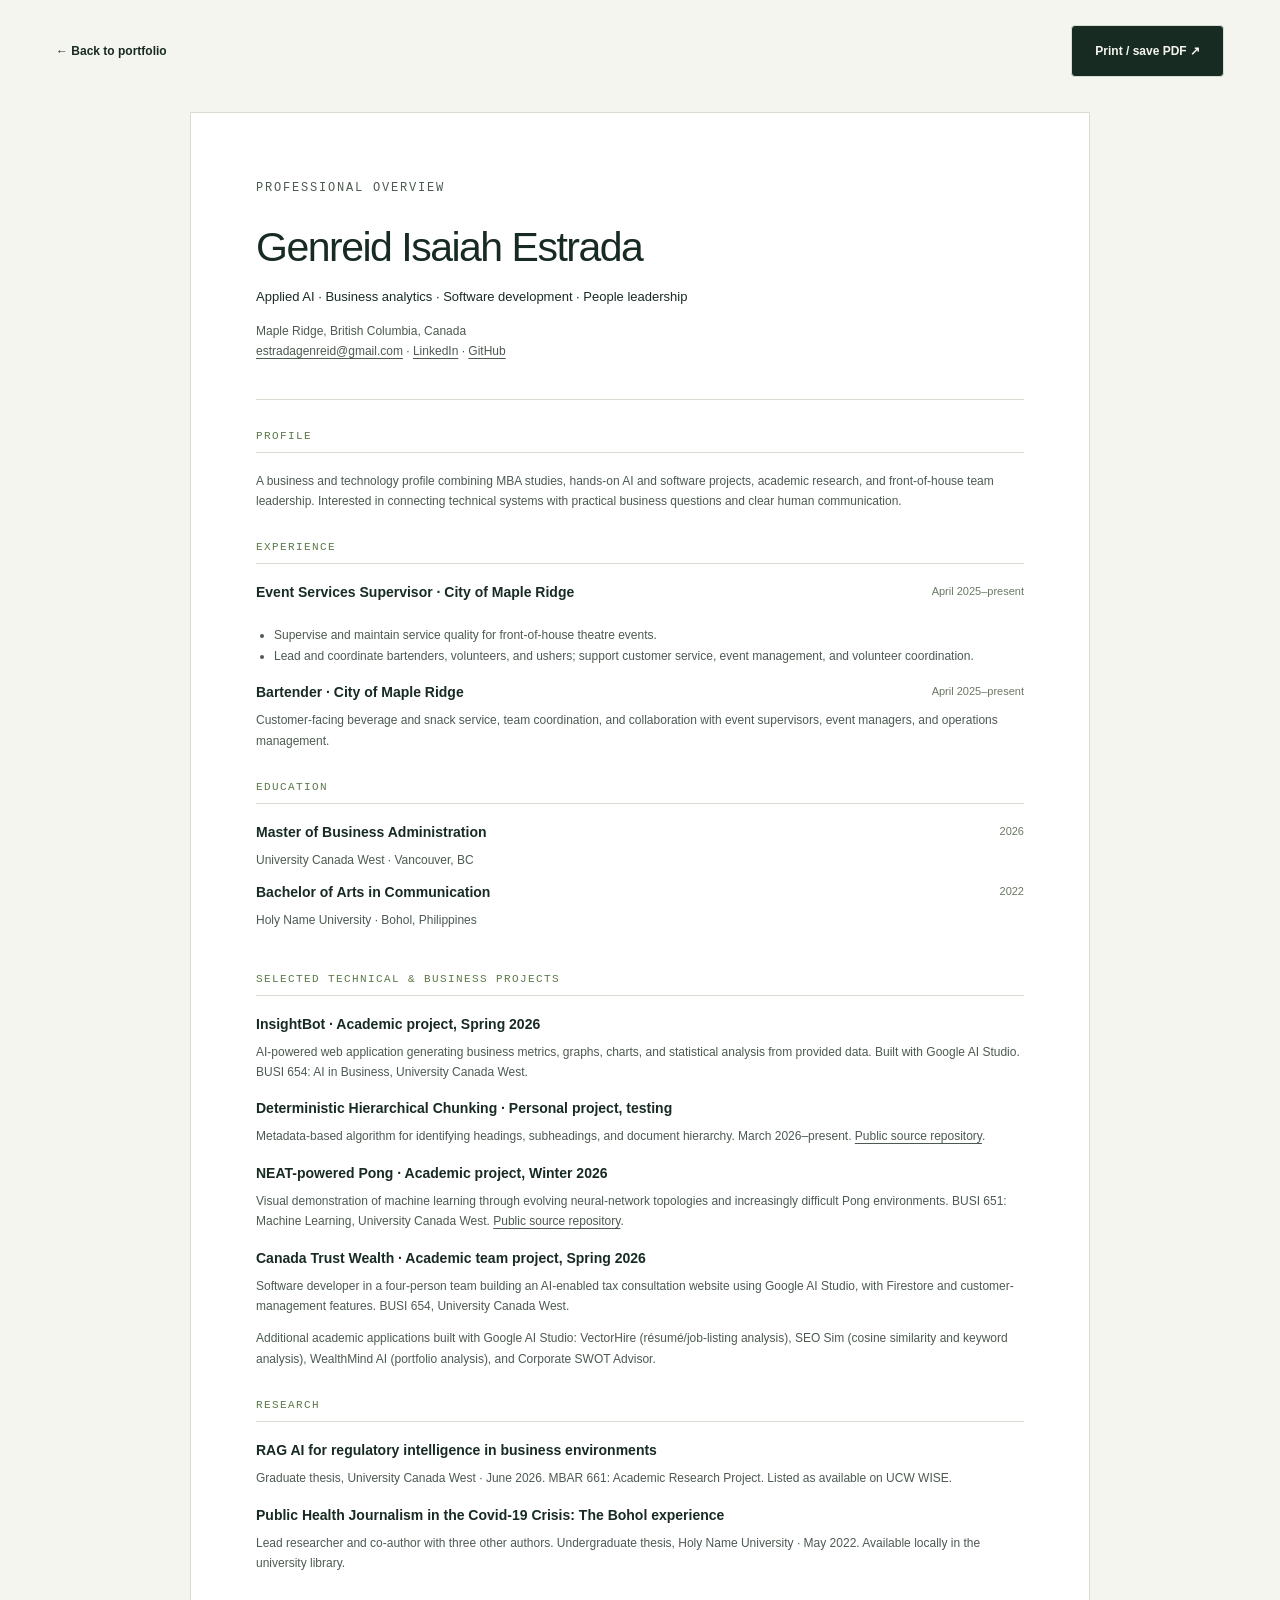
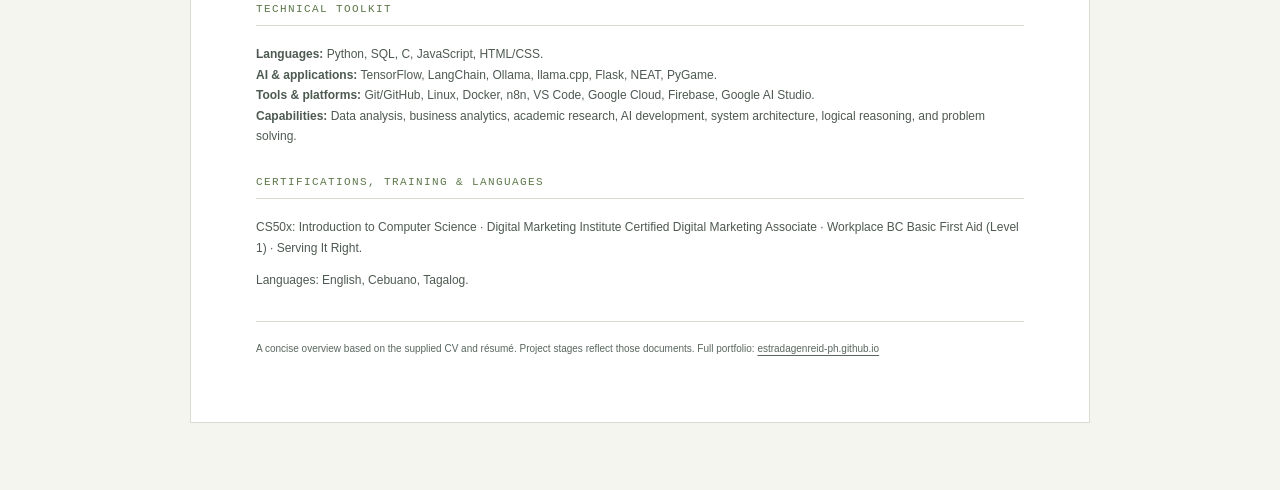
<file: resume.html>
<!DOCTYPE html>
<html lang="en">
  <head>
    <meta charset="UTF-8" />
    <meta name="viewport" content="width=device-width, initial-scale=1" />
    <meta
      name="description"
      content="Professional overview of Genreid Isaiah Estrada: business, applied AI, research, and team leadership."
    />
    <title>Résumé overview | Genreid Isaiah Estrada</title>
    <link rel="icon" href="assets/site-icon.svg" type="image/svg+xml" />
    <link rel="stylesheet" href="style.css?v=featured-20260926" />
    <script src="script.js?v=featured-20260926" defer></script>
  </head>
  <body class="resume-page">
    <a class="skip-link" href="#main">Skip to content</a>
    <header class="resume-toolbar container">
      <a class="text-link" href="index.html">← Back to portfolio</a
      ><button class="button resume-print" data-print type="button" hidden>
        Print / save PDF ↗
      </button>
    </header>
    <main id="main" class="resume-sheet">
      <header class="resume-heading">
        <p class="eyebrow">PROFESSIONAL OVERVIEW</p>
        <h1>Genreid Isaiah Estrada</h1>
        <p class="resume-subtitle">
          Applied AI · Business analytics · Software development · People leadership
        </p>
        <p>
          Maple Ridge, British Columbia, Canada<br /><a href="mailto:estradagenreid@gmail.com"
            >estradagenreid@gmail.com</a
          >
          · <a href="https://www.linkedin.com/in/genreid-isaiah-estrada/">LinkedIn</a> ·
          <a href="https://github.com/estradagenreid-ph">GitHub</a>
        </p>
      </header>
      <section>
        <h2>Profile</h2>
        <p>
          A business and technology profile combining MBA studies, hands-on AI and software
          projects, academic research, and front-of-house team leadership. Interested in connecting
          technical systems with practical business questions and clear human communication.
        </p>
      </section>
      <section>
        <h2>Experience</h2>
        <article>
          <div class="resume-row">
            <h3>Event Services Supervisor · City of Maple Ridge</h3>
            <span>April 2025–present</span>
          </div>
          <ul>
            <li>Supervise and maintain service quality for front-of-house theatre events.</li>
            <li>
              Lead and coordinate bartenders, volunteers, and ushers; support customer service,
              event management, and volunteer coordination.
            </li>
          </ul>
        </article>
        <article>
          <div class="resume-row">
            <h3>Bartender · City of Maple Ridge</h3>
            <span>April 2025–present</span>
          </div>
          <p>
            Customer-facing beverage and snack service, team coordination, and collaboration with
            event supervisors, event managers, and operations management.
          </p>
        </article>
      </section>
      <section>
        <h2>Education</h2>
        <div class="resume-row">
          <div>
            <h3>Master of Business Administration</h3>
            <p>University Canada West · Vancouver, BC</p>
          </div>
          <span>2026</span>
        </div>
        <div class="resume-row">
          <div>
            <h3>Bachelor of Arts in Communication</h3>
            <p>Holy Name University · Bohol, Philippines</p>
          </div>
          <span>2022</span>
        </div>
      </section>
      <section>
        <h2>Selected technical &amp; business projects</h2>
        <article>
          <h3>InsightBot · Academic project, Spring 2026</h3>
          <p>
            AI-powered web application generating business metrics, graphs, charts, and statistical
            analysis from provided data. Built with Google AI Studio. BUSI 654: AI in Business,
            University Canada West.
          </p>
        </article>
        <article>
          <h3>Deterministic Hierarchical Chunking · Personal project, testing</h3>
          <p>
            Metadata-based algorithm for identifying headings, subheadings, and document hierarchy.
            March 2026–present.
            <a href="https://github.com/estradagenreid-ph/hierarchical_deterministic_search"
              >Public source repository</a
            >.
          </p>
        </article>
        <article>
          <h3>NEAT-powered Pong · Academic project, Winter 2026</h3>
          <p>
            Visual demonstration of machine learning through evolving neural-network topologies and
            increasingly difficult Pong environments. BUSI 651: Machine Learning, University Canada
            West.
            <a href="https://github.com/estradagenreid-ph/neat_pong_power_up"
              >Public source repository</a
            >.
          </p>
        </article>
        <article>
          <h3>Canada Trust Wealth · Academic team project, Spring 2026</h3>
          <p>
            Software developer in a four-person team building an AI-enabled tax consultation website
            using Google AI Studio, with Firestore and customer-management features. BUSI 654,
            University Canada West.
          </p>
        </article>
        <p>
          Additional academic applications built with Google AI Studio: VectorHire
          (résumé/job-listing analysis), SEO Sim (cosine similarity and keyword analysis),
          WealthMind AI (portfolio analysis), and Corporate SWOT Advisor.
        </p>
      </section>
      <section>
        <h2>Research</h2>
        <article>
          <h3>RAG AI for regulatory intelligence in business environments</h3>
          <p>
            Graduate thesis, University Canada West · June 2026. MBAR 661: Academic Research
            Project. Listed as available on UCW WISE.
          </p>
        </article>
        <article>
          <h3>Public Health Journalism in the Covid-19 Crisis: The Bohol experience</h3>
          <p>
            Lead researcher and co-author with three other authors. Undergraduate thesis, Holy Name
            University · May 2022. Available locally in the university library.
          </p>
        </article>
      </section>
      <section>
        <h2>Technical toolkit</h2>
        <p>
          <strong>Languages:</strong> Python, SQL, C, JavaScript, HTML/CSS.<br /><strong
            >AI &amp; applications:</strong
          >
          TensorFlow, LangChain, Ollama, llama.cpp, Flask, NEAT, PyGame.<br /><strong
            >Tools &amp; platforms:</strong
          >
          Git/GitHub, Linux, Docker, n8n, VS Code, Google Cloud, Firebase, Google AI Studio.<br /><strong
            >Capabilities:</strong
          >
          Data analysis, business analytics, academic research, AI development, system architecture,
          logical reasoning, and problem solving.
        </p>
      </section>
      <section>
        <h2>Certifications, training &amp; languages</h2>
        <p>
          CS50x: Introduction to Computer Science · Digital Marketing Institute Certified Digital
          Marketing Associate · Workplace BC Basic First Aid (Level 1) · Serving It Right.
        </p>
        <p>Languages: English, Cebuano, Tagalog.</p>
      </section>
      <footer class="resume-note">
        A concise overview based on the supplied CV and résumé. Project stages reflect those
        documents. Full portfolio:
        <a href="https://estradagenreid-ph.github.io/">estradagenreid-ph.github.io</a>
      </footer>
    </main>
  </body>
</html>
</file>
<file: style.css>
@charset "UTF-8";
:root {
  --paper: #f5f5ef;
  --ink: #182b23;
  --muted: #59675f;
  --line: #d7ddd3;
  --dark: #14241e;
  --dark-soft: #1c3128;
  --lime: #d4f49c;
  --radius: 12px;
  --serif: Georgia, 'Times New Roman', serif;
}
* { box-sizing: border-box; }
html { scroll-behavior: smooth; scroll-padding-top: 34px; }
body { margin: 0; background: var(--paper); color: var(--ink); font-family: Arial, Helvetica, sans-serif; font-size: 15px; line-height: 1.7; -webkit-font-smoothing: antialiased; }
a { color: inherit; text-decoration: none; }
button, input { font: inherit; }
button, summary, a { -webkit-tap-highlight-color: transparent; }
button { cursor: pointer; }
button:disabled { cursor: default; }
a:focus-visible, button:focus-visible, summary:focus-visible { outline: 3px solid #88a853; outline-offset: 5px; }
::selection { color: var(--dark); background: var(--lime); }
[hidden] { display: none !important; }
h1, h2, h3, h4, p { margin-top: 0; }
h1, h2, h3, h4 { line-height: 1.12; }
h1, h2 { font-weight: 500; letter-spacing: -2.8px; }
h1 { font-size: clamp(52px, 5.45vw, 80px); margin-bottom: 28px; }
h2 { font-size: clamp(36px, 3.45vw, 50px); margin-bottom: 0; }
h3 { letter-spacing: -.6px; }
em { font-family: var(--serif); font-weight: 400; }
p { color: var(--muted); }
.container { width: min(1240px, calc(100% - 112px)); margin-inline: auto; }
.section { padding-block: 108px; }
.eyebrow, .mono, .card-overline, .preview-label { font-family: Consolas, 'Courier New', monospace; }
.eyebrow { font-size: 10px; letter-spacing: 1.8px; font-weight: 500; color: inherit; margin-bottom: 26px; }
.mono { font-size: 10px; letter-spacing: 1.2px; }
.sr-only { position: absolute; width: 1px; height: 1px; overflow: hidden; clip-path: inset(50%); white-space: nowrap; }
.skip-link { position: fixed; top: -100px; left: 16px; padding: 12px 20px; background: var(--lime); color: var(--ink); z-index: 100; }
.skip-link:focus { top: 15px; }
.site-header { background: var(--dark); color: var(--paper); min-height: 88px; padding-inline: max(56px, calc((100vw - 1328px) / 2)); display: flex; justify-content: space-between; align-items: center; gap: 30px; border-bottom: 1px solid #ffffff16; }
.brand { font-size: 20px; font-weight: 500; letter-spacing: -.3px; line-height: 1.3; white-space: nowrap; font-family: var(--serif); }
.brand-first { color: white; }
.brand-last { color: var(--lime); }
.site-header nav { display: flex; gap: 36px; }
.site-header nav a { font-size: 12px; color: #d3dcd3; min-height: 44px; display: inline-flex; align-items: center; }
.site-header nav a:hover { color: var(--lime); }
.header-contact { display: inline-flex; align-items: center; gap: 23px; font-size: 12px; border: 1px solid #738175; padding: 9px 17px; min-height: 44px; border-radius: 4px; transition: background .2s, color .2s; }
.header-contact:hover { background: var(--lime); color: var(--dark); border-color: var(--lime); }
.hero { background: var(--dark); color: var(--paper); position: relative; overflow: hidden; }
.hero-grid { display: grid; grid-template-columns: 1.2fr 1fr; gap: 70px; align-items: center; padding-block: 89px 75px; }
.hero-copy .eyebrow { letter-spacing: 1.2px; color: #c0d0bc; font-size: 10px; }
.little-dot { display: inline-block; width: 6px; height: 6px; border-radius: 50%; background: var(--lime); margin: 0 7px 1px 0; }
.hero h1 em { color: var(--lime); }
.hero-lede { font-size: 20px; line-height: 1.55; max-width: 470px; color: #eef1e9; margin-bottom: 17px; }
.hero-description { font-size: 14px; max-width: 445px; color: #acbdae; line-height: 1.8; }
.hero-actions { display: flex; align-items: center; gap: 28px; margin-top: 31px; }
.button { display: inline-flex; justify-content: space-between; align-items: center; gap: 35px; padding: 15px 23px; min-height: 52px; border: 1px solid transparent; border-radius: 4px; font-size: 12px; font-weight: 700; transition: transform .25s, background .25s; }
.button:hover { transform: translateY(-3px); }
.button.lime { background: var(--lime); color: var(--dark); }
.button.lime:hover { background: #e0ffb5; }
.text-link { font-size: 12px; font-weight: 600; display: inline-flex; align-items: center; gap: 19px; min-height: 44px; }
.text-link:hover { text-decoration: underline; text-underline-offset: 5px; }
.hero-links { display: flex; gap: 23px; margin-top: 24px; font-size: 11px; color: #b9c7b8; }
.hero-links a { padding-block: 8px; }
.hero-links a:hover { color: var(--lime); }
.hero-system { min-width: 0; background: linear-gradient(145deg, #263c2f, #192c23); border: 1px solid #69816b54; border-radius: 13px; box-shadow: 0 25px 60px #09150e40; overflow: hidden; }
.system-top { display: flex; justify-content: space-between; align-items: center; padding: 15px 23px; border-bottom: 1px solid #ffffff12; color: #becfb8; gap: 8px; }
.motion-toggle { border: 0; background: transparent; color: #c6d8bf; padding: 5px 0; font-size: 10px; min-height: 28px; }
.motion-toggle span { margin-left: 6px; }
.orbit-scene { position: relative; height: 355px; overflow: hidden; }
#network-canvas { width: 100%; height: 100%; position: absolute; inset: 0; opacity: .6; }
.orbit { position: absolute; left: 50%; top: 50%; border: 1px solid #aec68b29; border-radius: 50%; transform: translate(-50%, -50%); }
.orbit-one { width: 260px; height: 260px; }
.orbit-two { width: 340px; height: 340px; border-style: dashed; animation: orbit-turn 100s linear infinite; }
.core { width: 160px; height: 160px; border: 1px solid #bbd3976b; background: #273f2e; border-radius: 50%; position: absolute; left: 50%; top: 50%; transform: translate(-50%, -50%); display: flex; align-items: center; justify-content: center; flex-direction: column; gap: 7px; text-align: center; box-shadow: 0 0 65px #b4df6220; }
.core-symbol { font-size: 57px; color: var(--lime); line-height: 1; }
.core>span:last-child { font: 9px/1.7 Consolas, monospace; letter-spacing: 1.8px; color: #dbe9c8; }
.orbit-node { position: absolute; font: 10px Consolas, monospace; letter-spacing: 1px; padding: 12px 16px; border: 1px solid #9eae7959; border-radius: 5px; background: #20372b; box-shadow: 0 8px 25px #07150d44; color: #e0e8cd; animation: node-float 7s ease-in-out infinite; }
.orbit-node span { color: #9cad84; margin-right: 9px; }
.node-business { left: 8%; top: 45px; }
.node-tech { right: 4%; top: 172px; animation-delay: -2s; }
.node-people { left: 14%; bottom: 30px; animation-delay: -4s; }
.system-bottom { border-top: 1px solid #ffffff13; padding: 19px 23px; display: flex; align-items: center; gap: 13px; }
.system-bottom p { font-size: 11px; color: #a7bca1; margin: 0; }
.system-bottom strong { color: #d6e4ce; font-weight: 400; }
.system-bottom>span:last-child { margin-left: auto; color: var(--lime); font-size: 25px; }
.signal { width: 7px; height: 7px; border-radius: 50%; background: var(--lime); box-shadow: 0 0 0 5px #b5db7711; }
.hero-proof { border-top: 1px solid #ffffff23; padding-block: 29px 32px; display: grid; grid-template-columns: repeat(3, 1fr); gap: 25px; }
.hero-proof>div { display: flex; gap: 18px; align-items: center; }
.proof-number { font: 11px Consolas, monospace; color: #a6bd8a; }
.hero-proof p { margin: 0; display: grid; gap: 4px; }
.hero-proof strong { font-size: 12px; font-weight: 500; color: #edf1e5; }
.hero-proof p span { color: #adbdac; font-size: 10px; }
.section-heading { display: flex; justify-content: space-between; align-items: flex-end; gap: 35px; margin-bottom: 45px; }
.section-heading>p { font-size: 13px; margin-bottom: 5px; }
.section-heading .eyebrow { margin-bottom: 22px; }
.work-toolbar { display: flex; gap: 20px; justify-content: space-between; align-items: center; margin-bottom: 28px; flex-wrap: wrap; }
.filters { display: flex; gap: 7px; flex-wrap: wrap; }
.filters button { border: 1px solid var(--line); border-radius: 100px; background: transparent; padding: 10px 17px; min-height: 42px; font-size: 11px; color: var(--muted); transition: color .2s, background .2s; }
.filters button[aria-pressed="true"] { color: var(--paper); background: var(--ink); border-color: var(--ink); }
.filters button span { font: 9px Consolas, monospace; margin-left: 10px; opacity: .7; }
.media-note { font-size: 10px; margin: 0; color: #52614f; }
.project-grid { display: grid; grid-template-columns: repeat(3, minmax(0, 1fr)); gap: 25px; }
.project-card { min-width: 0; background: #fcfcf8; border: 1px solid var(--line); border-radius: var(--radius); overflow: hidden; display: flex; flex-direction: column; transition: transform .3s, box-shadow .3s, border-color .3s; }
@media(hover:hover) { .project-card:hover { transform: translateY(-6px); border-color: #abbca3; box-shadow: 0 15px 32px #1c31280b; } }
.project-visual { position: relative; overflow: hidden; }
.project-visual img { display: block; width: 100%; height: auto; aspect-ratio: 5/3; object-fit: cover; transition: transform .65s; }
@media(hover:hover) { .project-card:hover .project-visual img { transform: scale(1.035); } }
.preview-label { position: absolute; bottom: 11px; right: 13px; font-size: 8px; letter-spacing: .6px; color: #3e5145; padding: 3px 7px; background: #f7f8f0eb; border-radius: 2px; }
.project-body { padding: 24px; flex: 1; display: flex; flex-direction: column; }
.card-overline { display: flex; justify-content: space-between; gap: 9px; font-size: 9px; line-height: 1.7; letter-spacing: .6px; color: var(--muted); margin-bottom: 18px; }
.stage { color: #526349; text-align: right; }
.project-body h3 { font-size: 23px; margin-bottom: 14px; }
.project-hook { color: var(--ink); font-size: 12px; margin-bottom: 9px; }
.project-description { font-size: 12px; line-height: 1.85; margin-bottom: 19px; }
.tags { list-style: none; display: flex; flex-wrap: wrap; gap: 6px; padding: 0; margin: auto 0 20px; }
.tags li { border: 1px solid #dce1d6; padding: 3px 8px; border-radius: 4px; font-size: 9px; color: var(--muted); }
.project-details { border-top: 1px solid var(--line); }
summary { cursor: pointer; }
.project-details>summary { list-style: none; display: flex; align-items: center; justify-content: space-between; min-height: 48px; padding-top: 10px; font-size: 12px; font-weight: 600; }
summary::-webkit-details-marker { display: none; }
.project-details>summary:hover { color: #607b3e; }
.case-content { font-size: 13px; }
.case-content h4 { font-size: 15px; margin: 27px 0 11px; }
.case-content p { line-height: 1.8; }
.case-date { font: 11px Consolas, monospace; }
.case-note { padding: 15px; background: #eaf0e3; font-size: 12px; }
.more-work { border-top: 1px solid var(--line); border-bottom: 1px solid var(--line); margin-top: 33px; }
.more-work>summary { list-style: none; padding-block: 24px; display: flex; justify-content: space-between; gap: 15px; font-size: 14px; }
.more-work>summary b { font-size: 21px; margin-left: 24px; font-weight: 400; }
.workbench { display: grid; grid-template-columns: repeat(3, 1fr); gap: 25px; padding: 10px 0 26px; }
.workbench h3 { font-size: 19px; }
.workbench p:not(.card-overline) { font-size: 12px; }
.research { background: #e8ede3; }
.research-grid { display: grid; grid-template-columns: 1fr 1fr; gap: 96px; }
.research-intro { max-width: 370px; font-size: 14px; margin-top: 28px; }
.research-marker { display: flex; align-items: center; gap: 38px; font-size: 112px; line-height: 1; color: #a3b596; margin-top: 50px; }
.research-marker i { font-family: var(--serif); color: #4b6444; font-size: 95px; }
.research-papers article { padding-block: 0 29px; }
.research-papers article+article { border-top: 1px solid #c9d4c0; padding-top: 31px; padding-bottom: 0; }
.research-papers h3 { font-size: 25px; line-height: 1.25; }
.research-papers p { font-size: 13px; }
.research-papers .card-overline { font-size: 9px; }
.research-papers .paper-context { font-size: 11px; }
.research-papers details summary { font-size: 11px; list-style: none; display: inline-flex; align-items: center; gap: 19px; min-height: 40px; }
.research-papers details p { font-family: var(--serif); font-style: italic; font-size: 15px; margin-top: 14px; }
.perspective-layout { display: grid; grid-template-columns: .85fr 1.4fr; gap: 30px; }
.perspective-buttons { display: grid; align-content: start; }
.perspective-buttons button { display: flex; align-items: center; gap: 20px; padding: 24px 20px; text-align: left; border: 0; border-bottom: 1px solid var(--line); background: transparent; color: var(--muted); }
.perspective-buttons button strong { font-size: 13px; font-weight: 500; }
.perspective-buttons button>span:first-child { font: 10px Consolas, monospace; }
.perspective-buttons button>span:last-child { margin-left: auto; font-size: 20px; }
.perspective-buttons button[aria-pressed="true"] { background: #e6eddb; color: var(--ink); border-radius: 5px; border-color: transparent; }
.perspective-panel { padding: 37px 41px; border: 1px solid var(--line); border-radius: 8px; background: #fbfcf7; min-height: 330px; }
.perspective-panel h3 { font-size: 27px; max-width: 400px; }
.perspective-panel p:not(.eyebrow) { font-size: 13px; }
.perspective-panel .eyebrow { color: #5b7648; font-size: 9px; margin-bottom: 18px; }
.process-line { display: flex; align-items: center; gap: 15px; margin: 22px 0 12px; }
.process-line span { font: 11px Consolas, monospace; background: #eaf0e1; border-radius: 4px; padding: 8px 12px; }
.process-line i { font-style: normal; color: #7a8e64; }
.toolkit { display: grid; grid-template-columns: .9fr 1.1fr 1.1fr; gap: 45px; margin-top: 49px; }
.toolkit>div { border-top: 1px solid var(--line); padding-top: 24px; }
.toolkit h3 { font-size: 17px; }
.toolkit p { font-size: 12px; line-height: 2; }
.experience { background: #eaece4; }
.experience-grid { display: grid; grid-template-columns: 1.2fr 1fr; gap: 90px; }
.timeline article { border-left: 1px solid #bac8b3; padding: 0 0 33px 26px; position: relative; }
.timeline article:before { content: ''; position: absolute; left: -5px; top: 4px; width: 9px; height: 9px; background: #708961; border: 2px solid #eaece4; border-radius: 50%; }
.timeline article:last-child { padding-bottom: 0; }
.timeline h3 { font-size: 23px; margin-bottom: 15px; }
.timeline p:not(.card-overline), .timeline li { font-size: 13px; color: var(--muted); }
.timeline ul { padding-left: 17px; margin-bottom: 0; }
.timeline .card-overline { font-size: 9px; }
.education>article { display: flex; gap: 26px; margin-bottom: 27px; }
.education-year { font: 12px Consolas, monospace; color: #49623e; padding-top: 4px; }
.education h3 { font-size: 19px; line-height: 1.3; margin-bottom: 8px; }
.education p { font-size: 12px; margin: 0; }
.credentials { border-top: 1px solid #cad2c2; padding-top: 25px; }
.credentials .eyebrow { font-size: 9px; margin-bottom: 15px; }
.credentials ul { padding-left: 16px; font-size: 12px; color: var(--muted); line-height: 2; }
.credentials .languages { font-size: 11px; margin-top: 20px; }
.contact { background: var(--dark); color: var(--paper); }
.contact-grid { display: grid; grid-template-columns: 1.5fr 1fr; gap: 100px; align-items: center; }
.contact .eyebrow { color: #b3c99c; }
.contact h2 { font-size: clamp(36px, 3.8vw, 55px); }
.contact h2 em { color: var(--lime); }
.contact p { font-size: 13px; color: #b9c7b6; margin: 28px 0; }
.contact-card { border: 1px solid #69806c5e; border-radius: 10px; padding: 30px; background: #ffffff03; }
.contact-card p { font-size: 11px; line-height: 1.9; margin: 20px 0; }
.contact-card strong { color: #edf1e5; font-weight: 500; font-size: 15px; }
.contact-card a { display: flex; justify-content: space-between; align-items: center; gap: 10px; padding-block: 13px; border-top: 1px solid #ffffff17; font-size: 11px; overflow-wrap: anywhere; }
.contact-card a:hover { color: var(--lime); }
.site-footer { display: flex; justify-content: space-between; align-items: center; gap: 20px; padding-block: 27px; font-size: 10px; }
.site-footer p { margin: 0; }
dialog { border: 1px solid #bbcbb1; border-radius: 14px; background: var(--paper); color: var(--ink); width: min(650px, calc(100% - 32px)); max-height: 88vh; padding: 30px 36px; box-shadow: 0 25px 100px #06110955; }
dialog::backdrop { background: #08160fc9; backdrop-filter: blur(5px); }
.dialog-header { display: flex; align-items: center; justify-content: space-between; gap: 25px; }
.dialog-header .eyebrow { margin: 0; }
.dialog-close { width: 44px; height: 44px; border: 1px solid var(--line); border-radius: 50%; background: transparent; color: var(--ink); font-size: 27px; }
dialog h2 { font-size: 36px; margin: 22px 0; letter-spacing: -1px; }
dialog .case-content h4 { font-size: 16px; }
body.dialog-open { overflow: hidden; }
.reveal-in { animation: reveal-in .7s cubic-bezier(.2,.65,.3,1) both; }
.motion-paused *, .motion-paused *:before, .motion-paused *:after { animation-play-state: paused !important; }
@keyframes orbit-turn { to { transform: translate(-50%, -50%) rotate(360deg); } }
@keyframes node-float { 50% { transform: translateY(-8px); } }
@keyframes reveal-in { from { transform: translateY(14px); } to { transform: translateY(0); } }
@media(min-width:1650px) { .hero-grid { padding-block: 110px 90px; } }
@media(max-width:1100px) {
  .container { width: calc(100% - 72px); }
  .site-header { padding-inline: 36px; }
  .hero-grid { gap: 38px; grid-template-columns: 1.15fr 1fr; }
  h1 { font-size: 60px; }
  .hero-copy .eyebrow { font-size: 9px; }
  .hero-actions { gap: 19px; flex-wrap: wrap; }
  .orbit-scene { height: 355px; }
  .orbit-node { font-size: 8px; padding: 10px; }
  .node-tech { right: 2%; top: 189px; }
  .project-grid { grid-template-columns: repeat(2, minmax(0, 1fr)); }
  .research-grid, .experience-grid { gap: 55px; }
  .contact-grid { gap: 60px; }
  .hero-proof p span { font-size: 9px; }
}
@media(max-width:760px) {
  .container { width: calc(100% - 40px); }
  .section { padding-block: 67px; }
  .site-header { min-height: 76px; padding-inline: 20px; gap: 15px; flex-wrap: wrap; }
  .brand { font-size: 17px; }
  .site-header nav { gap: 18px; }
  .site-header nav a { font-size: 11px; }
  .header-contact { font-size: 0; gap: 0; padding: 8px 12px; }
  .header-contact span { font-size: 19px; }
  .hero-grid { grid-template-columns: 1fr; padding-block: 52px 42px; gap: 42px; }
  h1 { font-size: clamp(46px, 8.5vw, 64px); letter-spacing: -2px; }
  h2 { font-size: 38px; letter-spacing: -1.8px; }
  .hero-copy .eyebrow { font-size: 8px; letter-spacing: 1px; }
  .hero-lede { font-size: 19px; }
  .hero-description { font-size: 13px; max-width: 500px; }
  .hero-actions { gap: 20px; margin-top: 26px; }
  .button { padding: 14px 18px; gap: 24px; font-size: 11px; }
  .hero-actions .text-link { font-size: 11px; gap: 10px; }
  .hero-system { width: min(100%, 480px); justify-self: center; }
  .hero-proof { grid-template-columns: 1fr; gap: 20px; padding-block: 26px; }
  .hero-proof p span { font-size: 11px; }
  .section-heading { display: block; margin-bottom: 29px; }
  .section-heading>p, .section-heading>.text-link { margin-top: 22px; }
  .section-heading>p br { display: none; }
  .work-toolbar { gap: 15px; margin-bottom: 23px; }
  .filters { gap: 6px; }
  .filters button { font-size: 10px; padding: 9px 13px; }
  .project-grid { gap: 22px; }
  .project-body { padding: 22px; }
  .project-body h3 { font-size: 23px; }
  .card-overline { font-size: 8px; }
  .project-description { font-size: 13px; }
  .workbench { grid-template-columns: 1fr 1fr; }
  .more-work>summary { align-items: center; font-size: 12px; }
  .more-work>summary .mono { font-size: 8px; }
  .more-work>summary b { margin-left: 8px; }
  .research-grid { grid-template-columns: 1fr; gap: 34px; }
  .research-marker { display: none; }
  .research-intro { max-width: 100%; margin-top: 23px; margin-bottom: 0; }
  .research-papers { padding-top: 26px; border-top: 1px solid #c9d4c0; }
  .perspective-layout { grid-template-columns: 1fr; gap: 23px; }
  .perspective-buttons button { padding: 16px 18px; min-height: 64px; }
  .perspective-panel { padding: 27px; min-height: 0; }
  .perspective-panel h3 { font-size: 25px; }
  .process-line { gap: 8px; }
  .process-line span { font-size: 10px; padding: 7px 9px; }
  .toolkit { grid-template-columns: 1fr; gap: 18px; margin-top: 30px; }
  .toolkit>div { padding-top: 21px; }
  .toolkit h3 { margin-bottom: 10px; }
  .toolkit p { margin-bottom: 0; }
  .experience-grid { grid-template-columns: 1fr; gap: 42px; }
  .education { border-top: 1px solid #cad2c2; padding-top: 27px; }
  .timeline .card-overline { font-size: 8px; }
  .contact-grid { grid-template-columns: 1fr; gap: 36px; }
  .contact h2 { font-size: 40px; }
  .contact p br { display: none; }
  .contact-card { padding: 27px; }
  .contact-card p br { display: initial; }
  .site-footer { flex-wrap: wrap; gap: 12px; font-size: 9px; }
  .site-footer p:nth-child(2) { display: none; }
  dialog { padding: 22px; }
  dialog h2 { font-size: 29px; }
}
@media(max-width:570px) {
  .project-grid { grid-template-columns: 1fr; }
  .workbench { grid-template-columns: 1fr; gap: 15px; }
  .project-body .card-overline { font-size: 9px; }
  .project-body { padding: 25px; }
  .orbit-node { font-size: 9px; }
}
@media(max-width:360px) {
  .site-header nav { gap: 11px; }
  .site-header { gap: 10px; }
  h1 { font-size: 43px; }
  h2, .contact h2 { font-size: 34px; }
  .hero-proof p span { font-size: 10px; }
  .filters button { padding-inline: 10px; font-size: 9px; }
  .filters button span { display: none; }
  .orbit-scene { height: 330px; }
  .node-business { left: 5%; }
  .node-tech { right: 1%; }
  .process-line { gap: 5px; }
  .process-line span { font-size: 9px; padding-inline: 7px; }
}
@media(prefers-reduced-motion:reduce) {
  html { scroll-behavior: auto; }
  *, *:before, *:after { animation: none !important; transition: none !important; }
}
@media print {
  .site-header, .site-footer, .hero-system, .hero-actions, .hero-links, .filters, .perspective-buttons, .contact, dialog, .preview-label { display: none !important; }
  body, .hero, .research, .experience { color: #111; background: white; }
  .container { width: 100%; }
  .section { padding-block: 24px; }
  .hero-grid, .research-grid, .experience-grid { display: block; padding-block: 20px; }
  .hero p, .hero-proof strong, .hero-proof p span { color: #333; }
  .hero h1 em { color: #333; }
  .project-grid { grid-template-columns: 1fr 1fr; }
  .project-card, .timeline article, .research-papers article { break-inside: avoid; }
}
/* Printable professional overview. */
.resume-toolbar { display: flex; align-items: center; justify-content: space-between; padding-block: 25px; gap: 20px; }
.resume-print { border-color: var(--line); background: var(--ink); color: var(--paper); }
.resume-sheet { width: min(900px, calc(100% - 40px)); background: #fff; border: 1px solid var(--line); margin: 10px auto 60px; padding: 65px; }
.resume-heading { border-bottom: 1px solid var(--line); padding-bottom: 25px; }
.resume-heading h1 { font-size: 41px; letter-spacing: -1.5px; margin-bottom: 15px; }
.resume-heading .resume-subtitle { color: var(--ink); font-size: 13px; }
.resume-heading p { font-size: 12px; }
.resume-sheet section { margin-top: 30px; }
.resume-sheet section h2 { text-transform: uppercase; letter-spacing: 1.4px; font: 11px Consolas, monospace; color: #5d784a; border-bottom: 1px solid var(--line); padding-bottom: 10px; margin-bottom: 18px; }
.resume-sheet h3 { font-size: 14px; letter-spacing: 0; margin-bottom: 7px; line-height: 1.5; }
.resume-sheet p, .resume-sheet li { font-size: 12px; color: #4d5a51; }
.resume-sheet ul { padding-left: 18px; }
.resume-sheet article { margin-top: 16px; }
.resume-row { display: flex; justify-content: space-between; gap: 20px; }
.resume-row>span { font-size: 11px; color: #6b7865; white-space: nowrap; }
.resume-sheet a { text-decoration: underline; text-underline-offset: 3px; }
.resume-note { border-top: 1px solid var(--line); margin-top: 30px; padding-top: 18px; font-size: 10px; color: var(--muted); }
@media(max-width:600px) {
  .resume-sheet { padding: 28px; }
  .resume-heading h1 { font-size: 32px; }
  .resume-row { flex-direction: column; gap: 0; }
  .resume-row>span { margin-bottom: 10px; }
  .resume-toolbar .button { font-size: 10px; }
}
@media print {
  @page { size: A4; margin: 16mm; }
  .resume-toolbar { display: none; }
  .resume-page { background: white; }
  .resume-sheet { width: 100%; padding: 0; border: 0; margin: 0; }
  .resume-sheet section { margin-top: 18px; }
  .resume-sheet h2, .resume-sheet h3 { break-after: avoid; }
  .resume-sheet article, .resume-row { break-inside: avoid; }
  .resume-sheet p, .resume-sheet li { font-size: 10px; }
  .resume-heading h1 { font-size: 30px; }
  .resume-heading { padding-bottom: 10px; }
}
.scene-paused *, .scene-paused *:before, .scene-paused *:after { animation-play-state: paused !important; }
.perspective-buttons[hidden] + .perspective-panel { grid-column: 1 / -1; }
/* Concise project galleries and interactive field, September 2026. */
.section { padding-block: 82px; }
.hero-grid { padding-block: 72px 64px; }
.hero-description { margin-bottom: 0; }
.hero-system { background: #172e23; }
.shader-scene { height: 365px; position: relative; isolation: isolate; background: radial-gradient(ellipse at 64% 33%, #91a35950, transparent 60%), repeating-radial-gradient(ellipse at 23% 62%, #35573b 0 1px, transparent 2px 15px), linear-gradient(145deg, #183e30, #16291f); }
#shader-canvas { width: 100%; height: 100%; display: block; }
.shader-overlay { position: absolute; inset: 30px; display: flex; flex-direction: column; justify-content: space-between; pointer-events: none; }
.shader-overlay>span:first-child { font: 10px/1.7 Consolas, monospace; letter-spacing: 2px; color: #e9f7d4; text-shadow: 0 2px 10px #0b211c; }
.shader-overlay em { font: italic 36px/1.2 Georgia, serif; letter-spacing: -.8px; }
.field-coordinate { font: 8px Consolas, monospace; letter-spacing: 1.5px; color: #e4efcf; align-self: flex-end; text-shadow: 0 2px 8px #07150b; }
.shader-controls { display: flex; align-items: center; flex-wrap: wrap; gap: 16px; justify-content: space-between; padding: 16px 21px; border-top: 1px solid #6b826848; }
.field-modes { display: flex; gap: 4px; }
.field-modes button { min-height: 37px; padding: 8px 11px; color: #bdcfb5; background: transparent; border: 1px solid transparent; border-radius: 4px; font: 10px Consolas, monospace; }
.field-modes button[aria-pressed="true"] { background: #d4f49c; color: #14241e; }
.field-intensity { display: flex; align-items: center; gap: 8px; font-size: 10px; color: #c3d3bc; }
.field-intensity input { width: 70px; accent-color: var(--lime); }
.shader-fallback-note { color: #c0d1b6; font-size: 11px; margin: 0; padding: 13px 23px; }
.project-visual { background: #e6ece5; }
.project-visual>img { aspect-ratio: 16/10; object-fit: contain; padding: 10px; }
.project-body { padding: 23px; }
.project-description { font-size: 13px; line-height: 1.65; margin-bottom: 20px; }
.project-body h3 { font-size: 22px; }
.project-body h3 a:hover { text-decoration: underline; text-underline-offset: 4px; }
.source-arrow { font-size: 16px; margin-left: 9px; color: #536b3d; }
.preview-label { top: 10px; bottom: auto; right: 10px; font-size: 9px; border: 1px solid #c8d2be; }
.project-card:hover .project-visual img { transform: none; }
.open-gallery-cover { position: absolute; inset: 0; width: 100%; border: 0; background: transparent; padding: 0; color: #eff7e6; display: flex; justify-content: flex-end; align-items: flex-end; cursor: zoom-in; }
.open-gallery-cover>span { margin: 13px; padding: 7px 12px; background: #14241eee; border-radius: 4px; font-size: 10px; opacity: 0; transform: translateY(4px); transition: opacity .2s, transform .2s; }
.open-gallery-cover:hover>span, .open-gallery-cover:focus-visible>span { opacity: 1; transform: none; }
.open-gallery-cover:focus-visible { outline-offset: -5px; }
.repo-link { min-height: 35px; display: flex; align-items: center; justify-content: space-between; gap: 10px; font-size: 11px; color: #506342; }
.repo-link:hover { text-decoration: underline; text-underline-offset: 4px; }
.browse-gallery { border: 0; background: transparent; color: var(--ink); padding: 0; }
.gallery-items { display: grid; grid-template-columns: repeat(2,minmax(0,1fr)); gap: 10px; margin-block: 20px; }
.gallery-items img { width: 100%; height: 90px; object-fit: contain; background: #e2e9df; border-radius: 4px; }
.games { background: #16291f; color: var(--paper); }
.games .section-heading>p { color: #b9cbb2; }
.games .eyebrow { color: #bdd692; }
.games h2 em { color: var(--lime); }
.game-grid { display: grid; grid-template-columns: repeat(2,minmax(0,1fr)); gap: 30px; }
.game-card { border: 1px solid #61745471; border-radius: 10px; overflow: hidden; background: #203327; }
.game-visual { position: relative; overflow: hidden; }
.game-visual>img { display: block; width: 100%; height: auto; aspect-ratio: 100/62; object-fit: cover; transition: transform .8s; }
@media(hover:hover) { .game-card:hover .game-visual>img { transform: scale(1.025); } }
.game-art-label { position: absolute; bottom: 12px; right: 14px; font: 8px Consolas,monospace; letter-spacing: 1px; padding: 5px 8px; color: #d7e4c2; background: #132219e8; border: 1px solid #84937466; }
.game-copy { padding: 27px 30px; }
.game-copy p { color: #c0ceb8; }
.game-copy>.card-overline { font-size: 8px; margin-bottom: 18px; flex-wrap: wrap; }
.game-status { color: #d4efad; }
.game-copy h3 { font-size: 32px; font-weight: 500; margin-bottom: 18px; color: #f0f4e6; }
.game-copy h3 em { color: #d4efad; }
.game-copy>p:not(.card-overline) { font-size: 14px; line-height: 1.7; max-width: 460px; }
.game-meta { display: flex; align-items: center; gap: 20px; justify-content: space-between; flex-wrap: wrap; font-size: 10px; color: #acbfa1; margin: 20px 0; }
.game-meta strong { font-weight: 500; color: #e1edcc; margin-left: 12px; }
.game-copy .project-details { border-color: #61745471; }
.game-copy .project-details summary { color: #e5f1d4; }
.game-copy .project-note { font-size: 12px; }
.gallery-dialog { width: min(1340px,calc(100% - 40px)); max-height: 94dvh; padding: 0; overflow: auto; border-radius: 12px; }
.gallery-header { padding: 20px 27px; display: flex; align-items: center; justify-content: space-between; gap: 20px; border-bottom: 1px solid var(--line); }
.gallery-header .eyebrow { font-size: 9px; margin: 0 0 7px; }
.gallery-header h2 { font-size: 26px; letter-spacing: -.9px; margin: 0; }
.gallery-header .dialog-close { flex-shrink: 0; }
.gallery-layout { display: grid; grid-template-columns: minmax(0,3.3fr) minmax(210px,1fr); }
.gallery-main { min-width: 0; padding: 20px; }
.gallery-stage { display: grid; place-items: center; position: relative; height: min(54vh,600px); min-height: 270px; background: #111b16; border-radius: 6px; overflow: auto; overscroll-behavior: contain; touch-action: pan-y; }
.gallery-stage>img { display: block; max-width: 100%; max-height: 100%; width: 100%; height: 100%; object-fit: contain; }
.gallery-stage.is-zoomed { display: block; touch-action: auto; }
.gallery-stage.is-zoomed>img { width: auto; height: auto; max-width: none; max-height: none; min-width: 100%; }
#gallery-error { padding: 30px; color: #e5efd6; }
.gallery-navigation { display: flex; align-items: center; justify-content: flex-start; gap: 9px; padding-block: 13px; flex-wrap: wrap; }
.gallery-navigation button, .gallery-navigation a { border: 1px solid #c6d0bc; background: #f5f7ee; color: #273d27; border-radius: 4px; min-height: 40px; padding: 8px 12px; font-size: 11px; }
.gallery-navigation button:hover:not(:disabled), .gallery-navigation a:hover { background: #e3edda; }
.gallery-navigation button:disabled { opacity: .38; cursor: default; }
#gallery-counter { margin: 0 4px; font: 11px Consolas,monospace; min-width: 50px; text-align: center; }
.gallery-navigation .gallery-zoom { margin-left: auto; }
#gallery-caption { font-size: 12px; color: var(--muted); margin-bottom: 14px; }
.gallery-thumbnails { display: flex; overflow-x: auto; gap: 8px; padding: 5px 3px 12px; scroll-behavior: auto; }
.gallery-thumbnails button { position: relative; border: 2px solid transparent; padding: 2px; background: #e3e9df; border-radius: 5px; width: 88px; height: 60px; flex: 0 0 88px; }
.gallery-thumbnails button[aria-pressed="true"] { border-color: #4d6d35; background: #d7e8c6; }
.gallery-thumbnails img { width: 100%; height: 100%; object-fit: contain; }
.gallery-aside { padding: 25px; border-left: 1px solid var(--line); background: #ebefe5; }
.gallery-aside label { display: block; font: 10px Consolas,monospace; text-transform: uppercase; letter-spacing: 1.3px; margin-bottom: 10px; }
.gallery-aside select { max-width: 100%; width: 100%; min-height: 44px; color: var(--ink); background: #f9fbf4; border: 1px solid #bfccb2; border-radius: 4px; font-size: 12px; padding: 10px; }
.gallery-aside p { font-size: 12px; }
.gallery-aside .gallery-kind { margin: 25px 0 14px; display: inline-block; font: 9px Consolas,monospace; color: #385329; border: 1px solid #c1cfb5; padding: 5px 8px; border-radius: 3px; }
#gallery-notes { font-size: 11px; }
.gallery-aside .gallery-hint { border-top: 1px solid #c9d3be; padding-top: 18px; margin-top: 22px; font-size: 10px; }
select:focus-visible, input:focus-visible, .gallery-stage:focus-visible { outline: 3px solid #789943; outline-offset: 3px; }
@media(max-width:1100px) {
  .shader-controls { gap: 8px; padding-inline: 13px; }
  .field-modes button { padding-inline: 8px; }
  .field-intensity input { width: 55px; }
  .gallery-layout { grid-template-columns: minmax(0,2.5fr) minmax(190px,1fr); }
}
@media(max-width:760px) {
  .section { padding-block: 60px; }
  .hero-grid { padding-block: 47px 38px; }
  .site-header nav { gap: 16px; }
  .site-header nav a { font-size: 10px; }
  .shader-scene { height: 325px; }
  .shader-controls { padding: 15px; }
  .game-grid { grid-template-columns: 1fr; gap: 26px; }
  .game-copy { padding: 24px; }
  .game-copy h3 { font-size: 30px; }
  .game-copy .card-overline { font-size: 8px; }
  .game-meta { gap: 10px; }
  .open-gallery-cover>span { opacity: 1; transform: none; font-size: 9px; }
  .gallery-dialog { width: calc(100% - 16px); max-height: 96dvh; }
  .gallery-header { padding: 15px; }
  .gallery-header h2 { font-size: 21px; }
  .gallery-header .eyebrow { font-size: 8px; }
  .gallery-layout { display: flex; flex-direction: column; }
  .gallery-main { padding: 12px; }
  .gallery-stage { min-height: 200px; height: 35vh; }
  .gallery-navigation { gap: 5px; }
  .gallery-navigation button, .gallery-navigation a { font-size: 10px; min-height: 40px; padding: 7px 9px; }
  #gallery-counter { min-width: 39px; margin-inline: 0; }
  .gallery-navigation .gallery-play:not([hidden])~.gallery-zoom { margin-left: 0; }
  .gallery-aside { border-left: 0; border-top: 1px solid var(--line); padding: 20px; }
  .gallery-aside .gallery-kind { margin-top: 18px; }
  .gallery-aside .gallery-hint { display: none; }
}
@media(prefers-reduced-motion:reduce) { .project-card:hover, .game-card:hover .game-visual>img { transform: none; } }
@media print { .hero-system, .games .project-details, .open-gallery-cover, .browse-gallery, .gallery-dialog { display: none !important; } }

/* A portrait introduction and a section-aware field that stays behind the content. */
.hero-identity { display: flex; align-items: center; gap: 22px; margin-bottom: 30px; }
.hero-portrait-panel { margin: 0; width: min(100%, 380px); justify-self: center; }
.hero-portrait { display: block; width: 100%; height: auto; border-radius: 12px; border: 1px solid #b9cba16b; background: #dce6f3; box-shadow: 0 24px 60px #07150e35; }
.hero-identity .eyebrow { margin: 0; color: #d2e0c4; line-height: 1.8; }
.hero-identity .eyebrow span { display: block; margin-top: 7px; font: 12px/1.6 Arial, sans-serif; letter-spacing: 0; color: #b9c7b6; }
.build-credit { color: #4d6248; font: 11px/1.6 Arial, sans-serif; margin: 12px 0 0; }
.hero { isolation: isolate; }
main > .section > * { position: relative; z-index: 2; }
.site-header, .site-footer { position: relative; z-index: 3; }
.ambient-field { position: fixed; inset: 0; z-index: 1; pointer-events: none; opacity: var(--field-opacity, 0); mask-image: linear-gradient(100deg, transparent 22%, #000 100%); -webkit-mask-image: linear-gradient(100deg, transparent 22%, #000 100%); transition: opacity 1.2s ease; }
.ambient-field:empty { display: none; }
.ambient-field #shader-canvas { width: 100%; height: 100%; }
.visual-journey { position: fixed; bottom: 18px; right: 24px; z-index: 5; padding: 5px; background: #f7f8f0f5; color: #263e30; border: 1px solid #aebda3; border-radius: 30px; box-shadow: 0 4px 20px #10221912; }
.journey-toggle { min-height: 36px; padding: 8px 13px; border: 0; border-radius: 24px; background: #233b2c; color: #f4f6ec; font: 10px Arial, sans-serif; }
.journey-toggle:disabled { opacity: .8; cursor: default; }
.dialog-open .visual-journey { visibility: hidden; }
.site-footer { padding-bottom: 90px; }
@media(max-width:1100px) and (min-width:769px) { .site-header { gap: 16px; padding-inline: 30px; } .site-header nav { gap: 17px; } }
@media(max-width:768px) { .hero-portrait-panel { order: -1; width: 210px; justify-self: start; } .hero-grid { gap: 30px; } .hero-identity { margin-bottom: 26px; } .hero-identity .eyebrow { font-size: 11px; } .hero-identity .eyebrow span { font-size: 12px; } .visual-journey { right: 12px; bottom: 12px; max-width: calc(100% - 24px); } .ambient-field { mask-image: linear-gradient(100deg, transparent, #000); -webkit-mask-image: linear-gradient(100deg, transparent, #000); } }
@media(max-width:480px) { .site-header { flex-wrap: wrap; gap: 10px; padding-block: 16px; } .site-header nav { order: 3; width: 100%; justify-content: space-between; gap: 7px; } .site-header nav a { font-size: 10px; } }
@media(prefers-reduced-motion:reduce) { .ambient-field { transition: none; } }
@media print { .ambient-field, .visual-journey { display: none !important; } .hero-portrait { width: 64px; height: 78px; } .site-footer { padding-bottom: 0; } }

/* Curated entry point; the existing project card remains the gallery's single source. */
.featured { padding-bottom: 0; }
.featured-project { display: grid; grid-template-columns: .9fr 1.25fr; align-items: center; overflow: hidden; border: 1px solid #3d5446; border-radius: 12px; background: #192f25; color: #f5f5ef; }
.featured-copy { padding: 44px 38px; }
.featured-copy .card-overline { color: #c0cdb7; display: flex; flex-wrap: wrap; gap: 12px; align-items: center; }
.featured-copy .stage { color: #e0eed2; border-color: #6a805e; }
.featured-copy h3 { font-size: clamp(28px, 3vw, 42px); letter-spacing: -1.4px; margin-bottom: 22px; }
.featured-description { color: #d0dac8; font-size: 15px; line-height: 1.75; }
.featured-focus { list-style: none; padding: 0; margin: 25px 0 32px; display: flex; flex-wrap: wrap; gap: 8px; }
.featured-focus li { padding: 5px 9px; border: 1px solid #718266; border-radius: 3px; color: #d7e3c9; font-size: 10px; }
.featured-actions { display: flex; flex-wrap: wrap; align-items: center; gap: 20px; }
.featured-actions .button { padding: 12px 16px; gap: 16px; font-size: 11px; }
.featured-actions .text-link, .featured-details { color: #eef4e5; font-size: 11px; }
.featured-details { display: inline-flex; margin-top: 20px; }
.featured-preview { margin: 0; padding: 30px 30px 30px 0; min-width: 0; }
.featured-preview a { display: block; border: 1px solid #7990765e; border-radius: 6px; overflow: hidden; background: #0d1611; }
.featured-preview img { display: block; width: 100%; height: auto; }
.featured-preview figcaption { display: flex; justify-content: space-between; flex-wrap: wrap; gap: 8px; margin-top: 14px; color: #c3d2b7; font: 10px/1.5 Consolas, monospace; }
@media(max-width:1000px) { .site-header { gap: 20px; flex-wrap: wrap; padding-block: 18px 0; } .site-header nav { order: 3; width: 100%; justify-content: center; gap: 35px; } .featured-project { grid-template-columns: 1fr; } .featured-copy { padding: 32px; } .featured-preview { padding: 0 32px 32px; } }
@media(max-width:600px) { .site-header nav { gap: 12px; justify-content: space-between; } .site-header nav a { font-size: 11px; } .featured-copy { padding: 26px 22px; } .featured-preview { padding: 0 16px 22px; } .featured-focus { margin-block: 20px 26px; } .featured-preview figcaption { font-size: 9px; } }
@media(max-width:360px) { .site-header nav { gap: 8px; } .site-header nav a { font-size: 10px; } }
@media print { .featured-project { color: #111; background: white; border-color: #ccc; break-inside: avoid; } .featured-copy p, .featured-copy a, .featured-focus li, .featured-preview figcaption { color: #222; } .featured-actions button { display: none !important; } }
</file>
